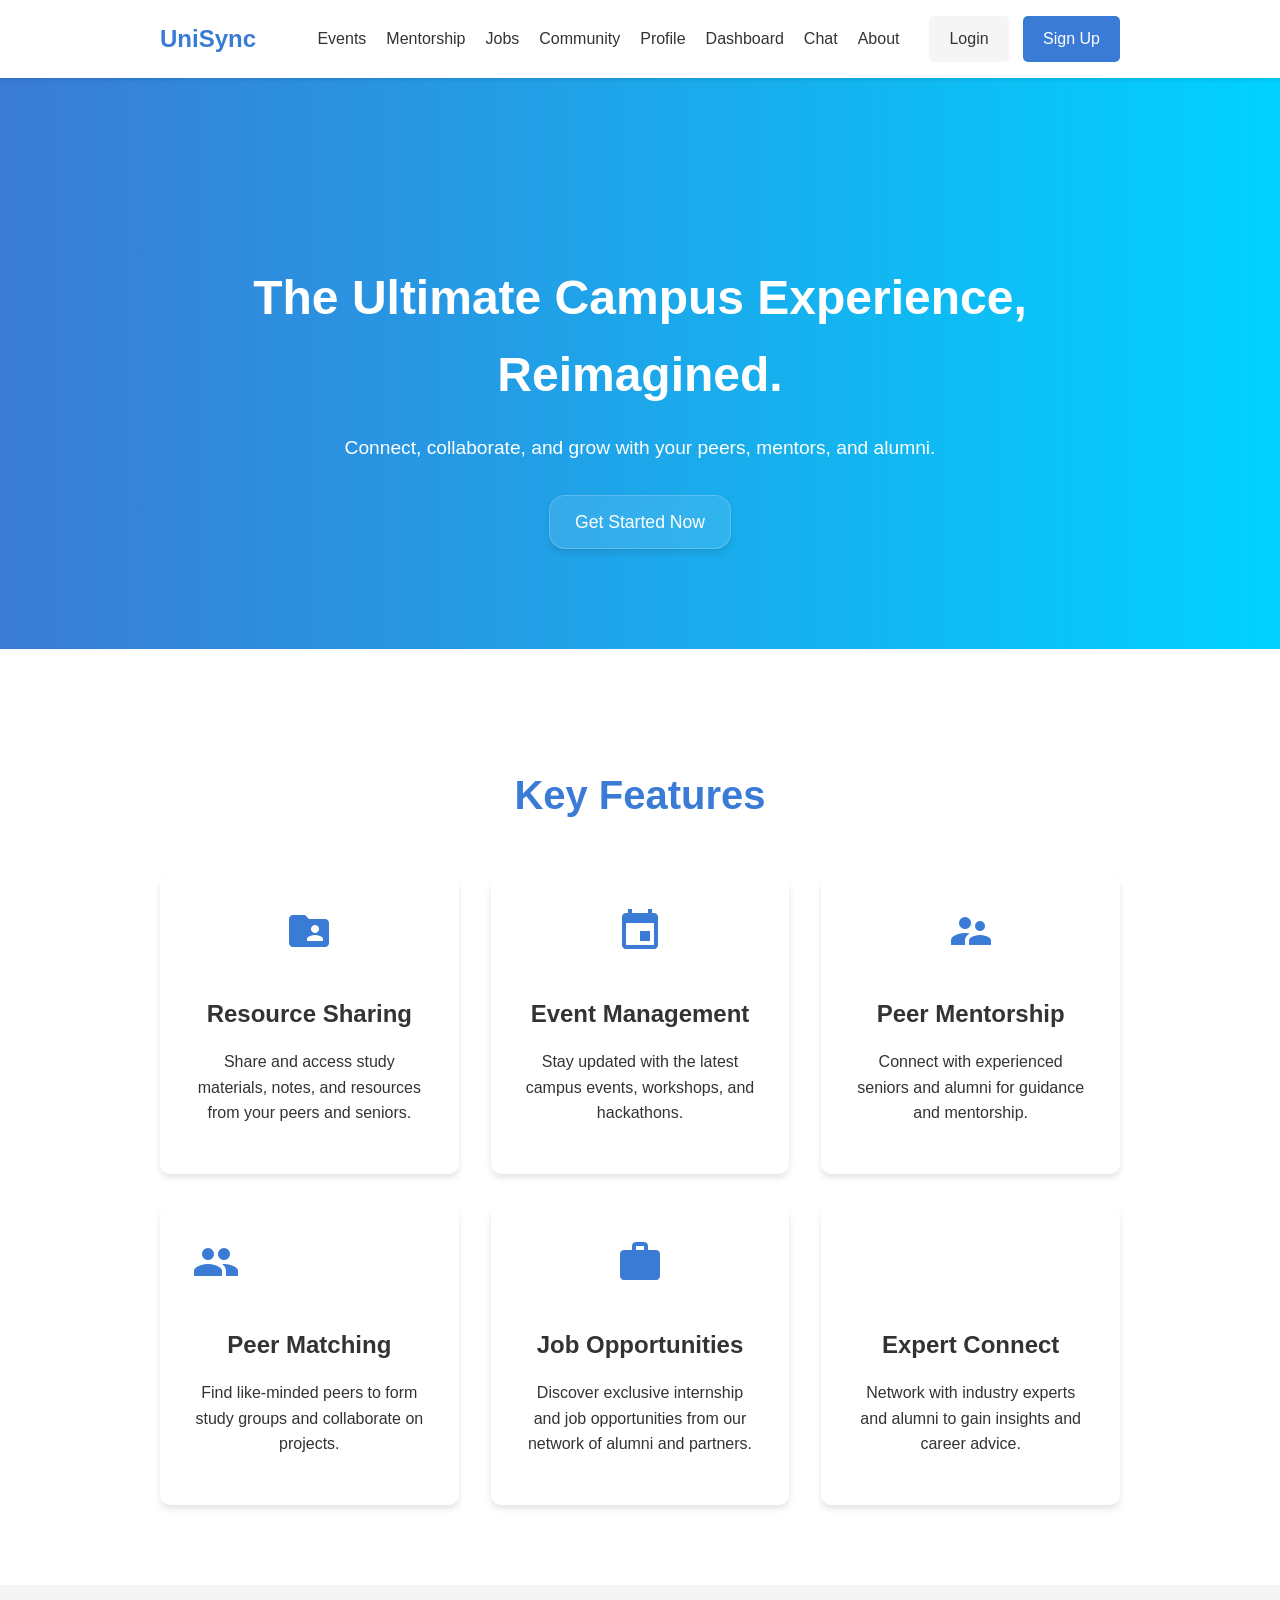
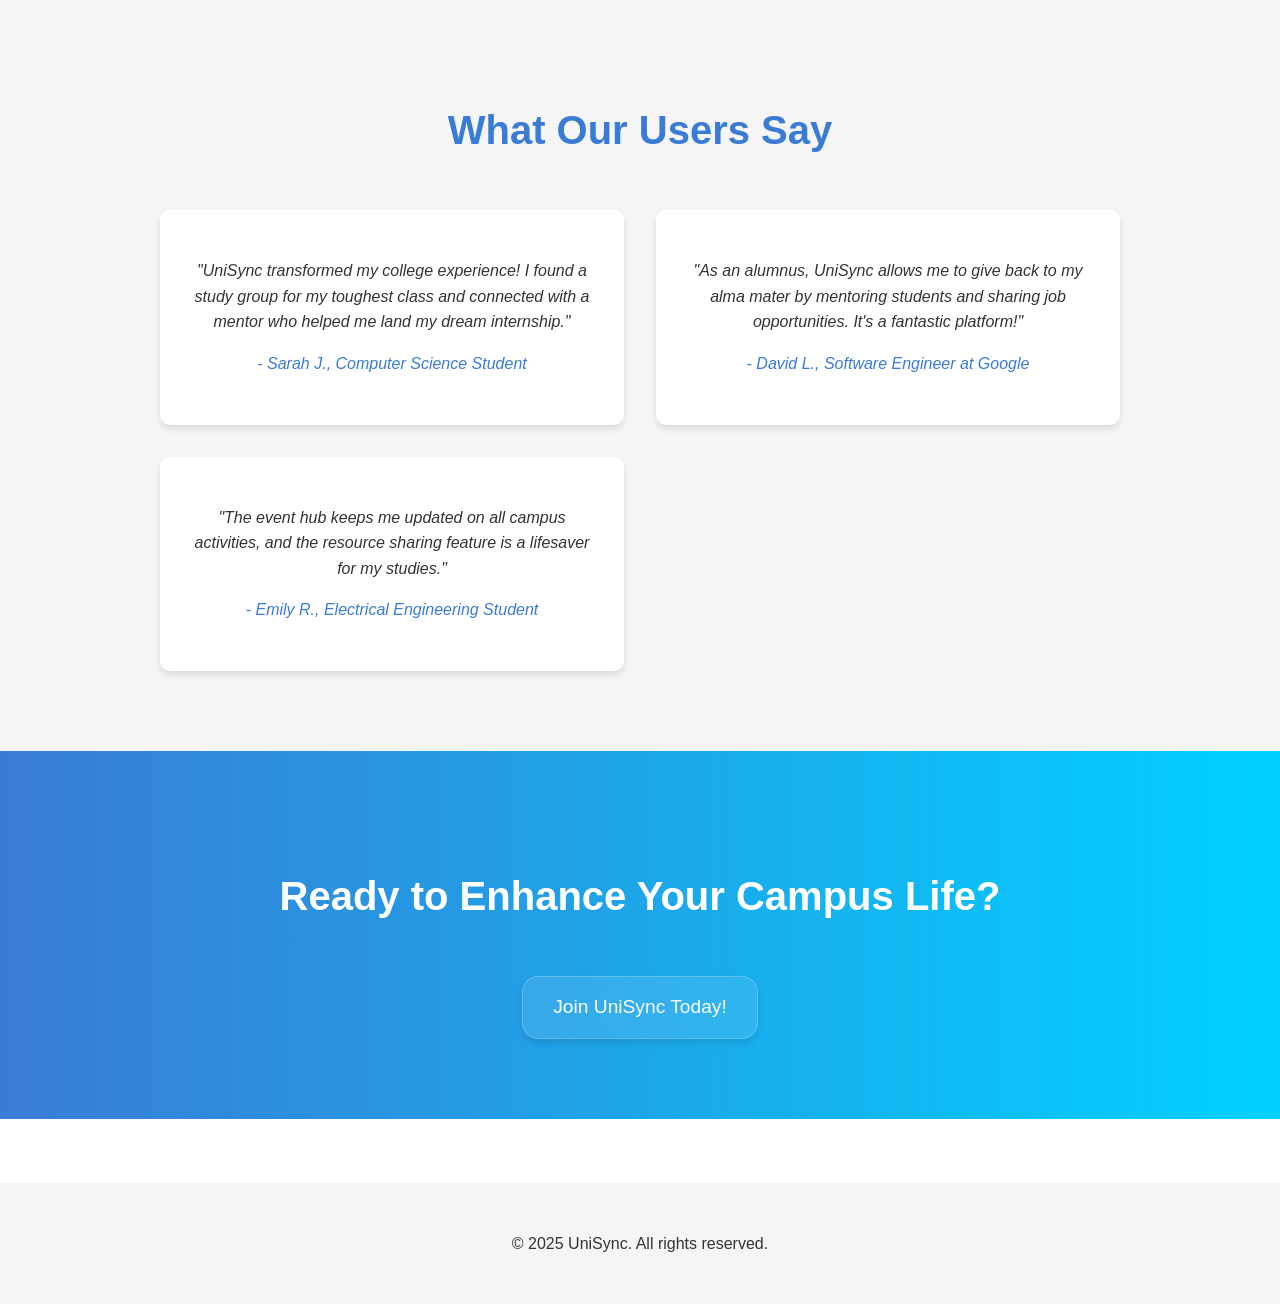
<file: index.html>
<!DOCTYPE html>
<html lang="en">
<head>
    <meta charset="UTF-8">
    <meta name="viewport" content="width=device-width, initial-scale=1.0">
    <meta name="description" content="UniSync: Enhancing Student Experience - Connect, collaborate, and grow with your peers, mentors, and alumni.">
    <meta name="keywords" content="UniSync, student, mentor, collaboration, academic, resources, events, jobs, community, university, college">
    <title>UniSync - Your Campus Companion</title>
    <link rel="stylesheet" href="assets/css/style.css">
    <link href="https://fonts.googleapis.com/icon?family=Material+Icons" rel="stylesheet">
</head>
<body>
    <header>
        <nav>
            <div class="container">
                <a href="index.html" class="logo">UniSync</a>
                <div class="nav-right">
                    <div class="hamburger-menu">
                        <div class="line"></div>
                        <div class="line"></div>
                        <div class="line"></div>
                    </div>
                    <ul class="nav-links">
                        <li><a href="events.html">Events</a></li>
                        <li><a href="mentorship.html">Mentorship</a></li>
                        <li><a href="jobs.html">Jobs</a></li>
                        <li><a href="community.html">Community</a></li>
                        <li><a href="profile.html">Profile</a></li>
                        <li><a href="dashboard.html">Dashboard</a></li>
                        <li><a href="chat.html">Chat</a></li>
                        <li><a href="about.html">About</a></li>
                    </ul>
                    <div class="auth-buttons">
                        <a href="login.html" class="btn btn-secondary">Login</a>
                        <a href="signup.html" class="btn btn-primary">Sign Up</a>
                    </div>
                </div>
            </div>
        </nav>
    </header>

    <main>
        <section id="hero">
            <div class="container">
                <h1>The Ultimate Campus Experience, Reimagined.</h1>
                <p>Connect, collaborate, and grow with your peers, mentors, and alumni.</p>
                <a href="signup.html" class="btn btn-primary btn-hero glass-box">Get Started Now</a>
            </div>
        </section>

        <section id="features">
            <div class="container">
                <h2 class="section-title">Key Features</h2>
                <div class="features-grid">
                    <div class="feature-card">
                        <i class="material-icons">folder_shared</i>
                        <h3>Resource Sharing</h3>
                        <p>Share and access study materials, notes, and resources from your peers and seniors.</p>
                    </div>
                    <div class="feature-card">
                        <i class="material-icons">event</i>
                        <h3>Event Management</h3>
                        <p>Stay updated with the latest campus events, workshops, and hackathons.</p>
                    </div>
                    <div class="feature-card">
                        <i class="material-icons">supervisor_account</i>
                        <h3>Peer Mentorship</h3>
                        <p>Connect with experienced seniors and alumni for guidance and mentorship.</p>
                    </div>
                    <div class="feature-card">
                        <i class="material-icons">people_alt</i>
                        <h3>Peer Matching</h3>
                        <p>Find like-minded peers to form study groups and collaborate on projects.</p>
                    </div>
                    <div class="feature-card">
                        <i class="material-icons">work</i>
                        <h3>Job Opportunities</h3>
                        <p>Discover exclusive internship and job opportunities from our network of alumni and partners.</p>
                    </div>
                    <div class="feature-card">
                        <i class="material-icons">connect_without_contact</i>
                        <h3>Expert Connect</h3>
                        <p>Network with industry experts and alumni to gain insights and career advice.</p>
                    </div>
                </div>
            </div>
        </section>

        <section id="testimonials">
            <div class="container">
                <h2 class="section-title">What Our Users Say</h2>
                <div class="testimonial-grid">
                    <div class="testimonial-card">
                        <p>"UniSync transformed my college experience! I found a study group for my toughest class and connected with a mentor who helped me land my dream internship."</p>
                        <p class="testimonial-author">- Sarah J., Computer Science Student</p>
                    </div>
                    <div class="testimonial-card">
                        <p>"As an alumnus, UniSync allows me to give back to my alma mater by mentoring students and sharing job opportunities. It's a fantastic platform!"</p>
                        <p class="testimonial-author">- David L., Software Engineer at Google</p>
                    </div>
                    <div class="testimonial-card">
                        <p>"The event hub keeps me updated on all campus activities, and the resource sharing feature is a lifesaver for my studies."</p>
                        <p class="testimonial-author">- Emily R., Electrical Engineering Student</p>
                    </div>
                </div>
            </div>
        </section>

        <section id="cta">
            <div class="container">
                <h2 class="section-title">Ready to Enhance Your Campus Life?</h2>
                <a href="signup.html" class="btn btn-primary btn-large glass-box">Join UniSync Today!</a>
            </div>
        </section>
    </main>

    <footer>
        <div class="container">
            <p>&copy; 2025 UniSync. All rights reserved.</p>
        </div>
    </footer>

    <script src="assets/js/app.js"></script>
</body>
</html>
</file>
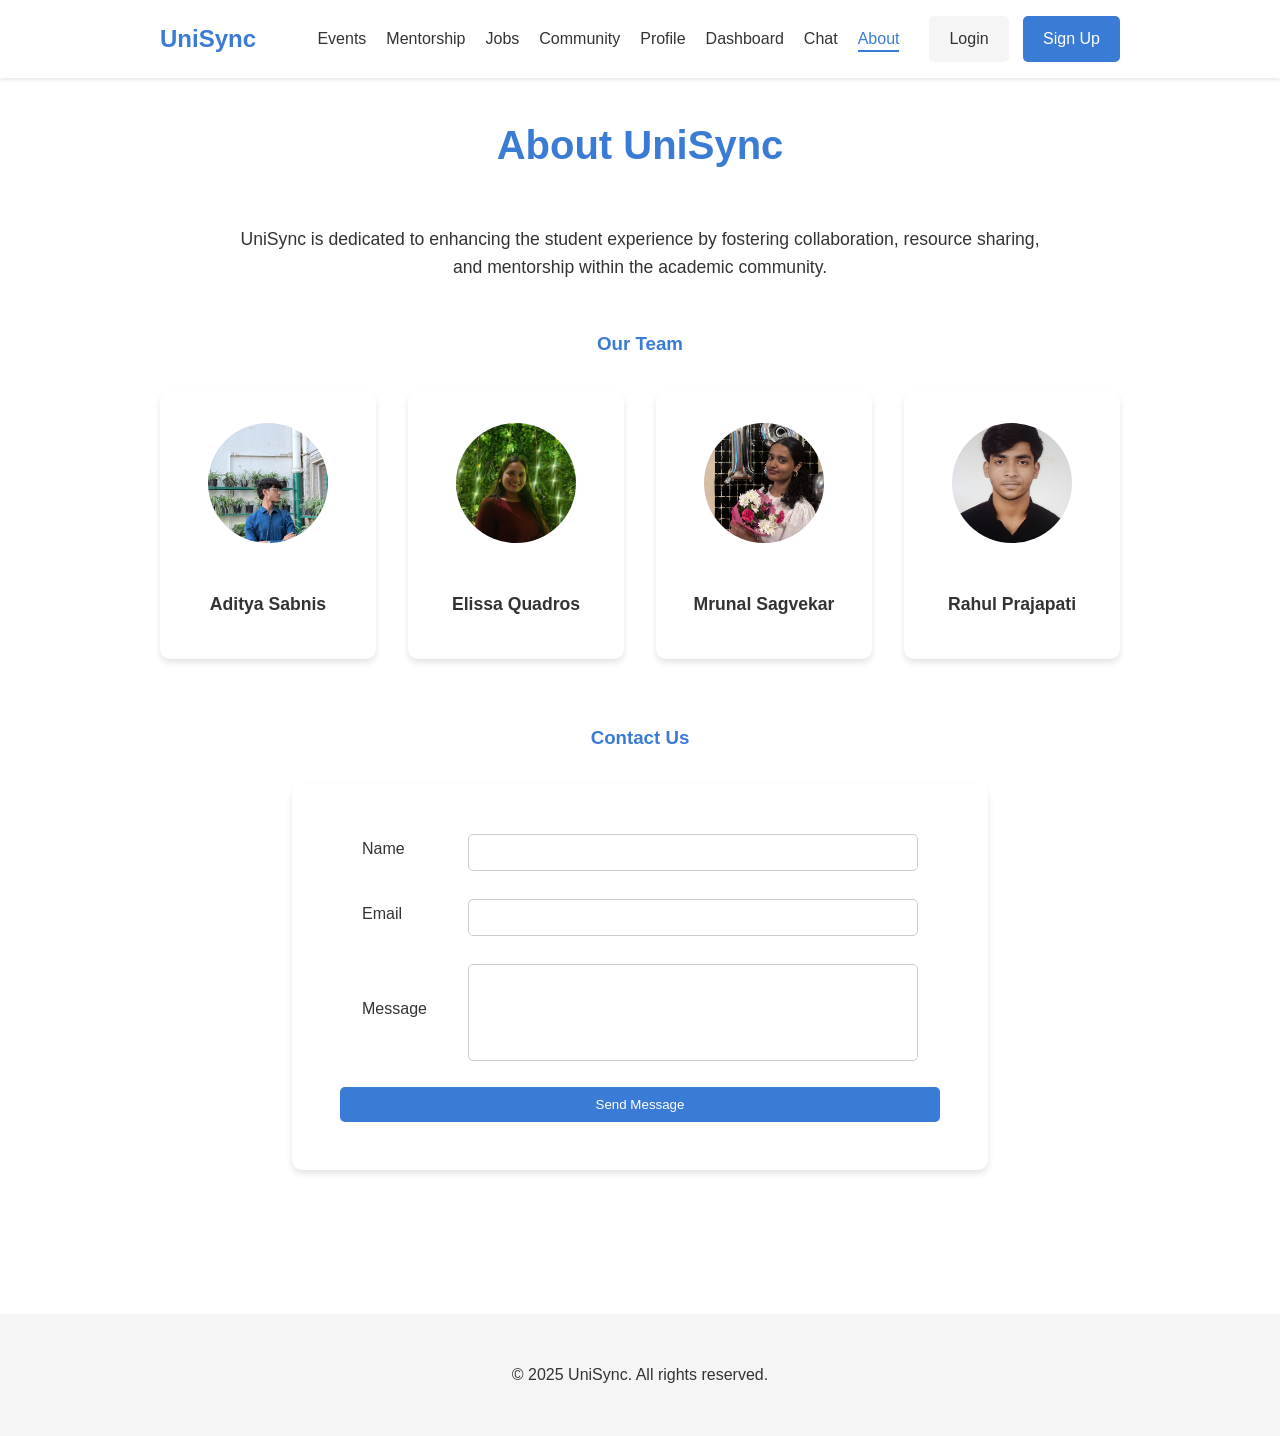
<file: about.html>
<!DOCTYPE html>
<html lang="en">
<head>
    <meta charset="UTF-8">
    <meta name="viewport" content="width=device-width, initial-scale=1.0">
    <meta name="description" content="Learn more about UniSync, our mission, and the team behind the platform. Contact us for any inquiries.">
    <meta name="keywords" content="UniSync, about us, team, contact, mission, vision, student, mentor">
    <title>About Us - UniSync</title>
    <link rel="stylesheet" href="assets/css/style.css">
    <link href="https://fonts.googleapis.com/icon?family=Material+Icons" rel="stylesheet">
</head>
<body>
    <header>
        <nav>
            <div class="container">
                <a href="index.html" class="logo">UniSync</a>
                <div class="nav-right">
                    <div class="hamburger-menu">
                        <div class="line"></div>
                        <div class="line"></div>
                        <div class="line"></div>
                    </div>
                    <ul class="nav-links">
                        <li><a href="events.html">Events</a></li>
                        <li><a href="mentorship.html">Mentorship</a></li>
                        <li><a href="jobs.html">Jobs</a></li>
                        <li><a href="community.html">Community</a></li>
                        <li><a href="profile.html">Profile</a></li>
                        <li><a href="dashboard.html">Dashboard</a></li>
                        <li><a href="chat.html">Chat</a></li>
                        <li><a href="about.html">About</a></li>
                    </ul>
                    <div class="auth-buttons">
                        <a href="login.html" class="btn btn-secondary">Login</a>
                        <a href="signup.html" class="btn btn-primary">Sign Up</a>
                    </div>
                </div>
            </div>
        </nav>
    </header>

    <main>
        <section id="about">
            <div class="container">
                <h2 class="section-title">About UniSync</h2>
                <p class="about-intro">UniSync is dedicated to enhancing the student experience by fostering collaboration, resource sharing, and mentorship within the academic community.</p>

                <div class="team-section">
                    <h3>Our Team</h3>
                    <div class="team-grid">
                        <div class="team-member-card">
                            <img src="assets/img/aditya2.jpg" alt="Aditya Sabnis">
                            <h4>Aditya Sabnis</h4>
                        </div>
                        <div class="team-member-card">
                            <img src="assets/img/elissa.jpg" alt="Elissa Quadros">
                            <h4>Elissa Quadros</h4>
                        </div>
                        <div class="team-member-card">
                            <img src="assets/img/mrunal2.jpg" alt="Mrunal Sagvekar">
                            <h4>Mrunal Sagvekar</h4>
                        </div>
                        <div class="team-member-card">
                            <img src="assets/img/rahul.jpg" alt="Rahul Prajapati">
                            <h4>Rahul Prajapati</h4>
                        </div>
                    </div>
                </div>

                <div class="contact-section">
                    <h3>Contact Us</h3>
                    <form class="contact-form">
                        <div class="input-group">
                            <label for="contact-name">Name</label>
                            <input type="text" id="contact-name" name="contact-name" required>
                        </div>
                        <div class="input-group">
                            <label for="contact-email">Email</label>
                            <input type="email" id="contact-email" name="contact-email" required>
                        </div>
                        <div class="input-group">
                            <label for="contact-message">Message</label>
                            <textarea id="contact-message" name="contact-message" rows="5" required></textarea>
                        </div>
                        <button type="submit" class="btn btn-primary">Send Message</button>
                    </form>
                </div>
            </div>
        </section>
    </main>

    <footer>
        <div class="container">
            <p>&copy; 2025 UniSync. All rights reserved.</p>
        </div>
    </footer>

    <script src="assets/js/app.js"></script>
    <script> 
        const contactForm = document.querySelector('.contact-form');

    if (contactForm) {
        // Add a submit event listener to the form
        contactForm.addEventListener('submit', (event) => {
            // Prevent the default form submission (which reloads the page)
            event.preventDefault();

            // Get form data (optional, but good practice)
            const name = document.getElementById('contact-name').value;
            const email = document.getElementById('contact-email').value;
            const message = document.getElementById('contact-message').value;

            // Log the data to the console to show it's working
            console.log('Form submitted!');
            console.log('Name:', name);
            console.log('Email:', email);
            console.log('Message:', message);

            // --- Mock Sending Message ---
            // In a real app, you would send this data to a server here.
            
            // Get the submit button
            const submitButton = contactForm.querySelector('button[type="submit"]');
            
            // Disable the button and show a "sending" message
            submitButton.disabled = true;
            submitButton.textContent = 'Sending...';

            // Simulate a network request (e.g., 2 seconds)
            setTimeout(() => {
                // Show a success message
                submitButton.textContent = 'Message Sent!';
                submitButton.style.backgroundColor = '#28a745'; // Green color

                // Reset the form fields
                contactForm.reset();

                // Re-enable the button and restore original text after a delay
                setTimeout(() => {
                    submitButton.disabled = false;
                    submitButton.textContent = 'Send Message';
                    submitButton.style.backgroundColor = ''; // Revert to original color
                }, 3000); // Wait 3 seconds before resetting the button

            }, 2000); // Simulate 2-second send time
        });
    }

    </script>
</body>
</html>
</file>
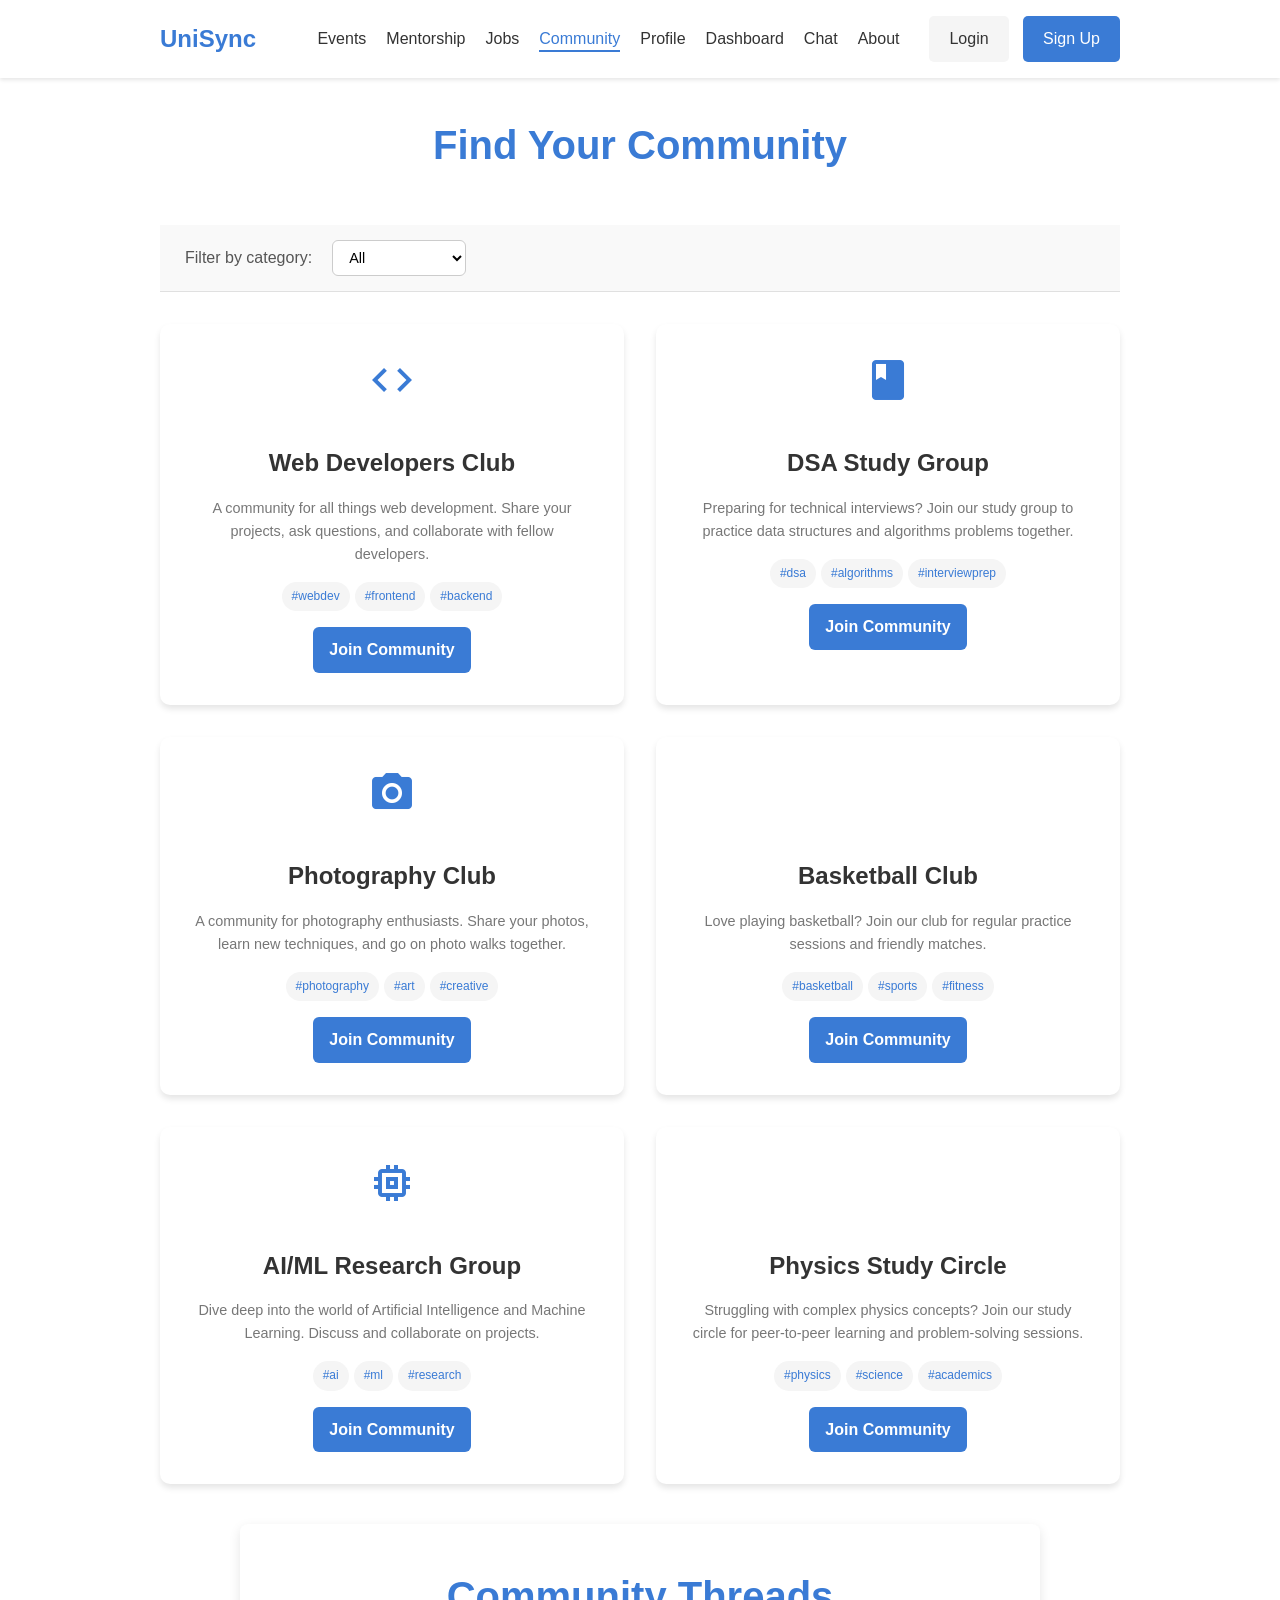
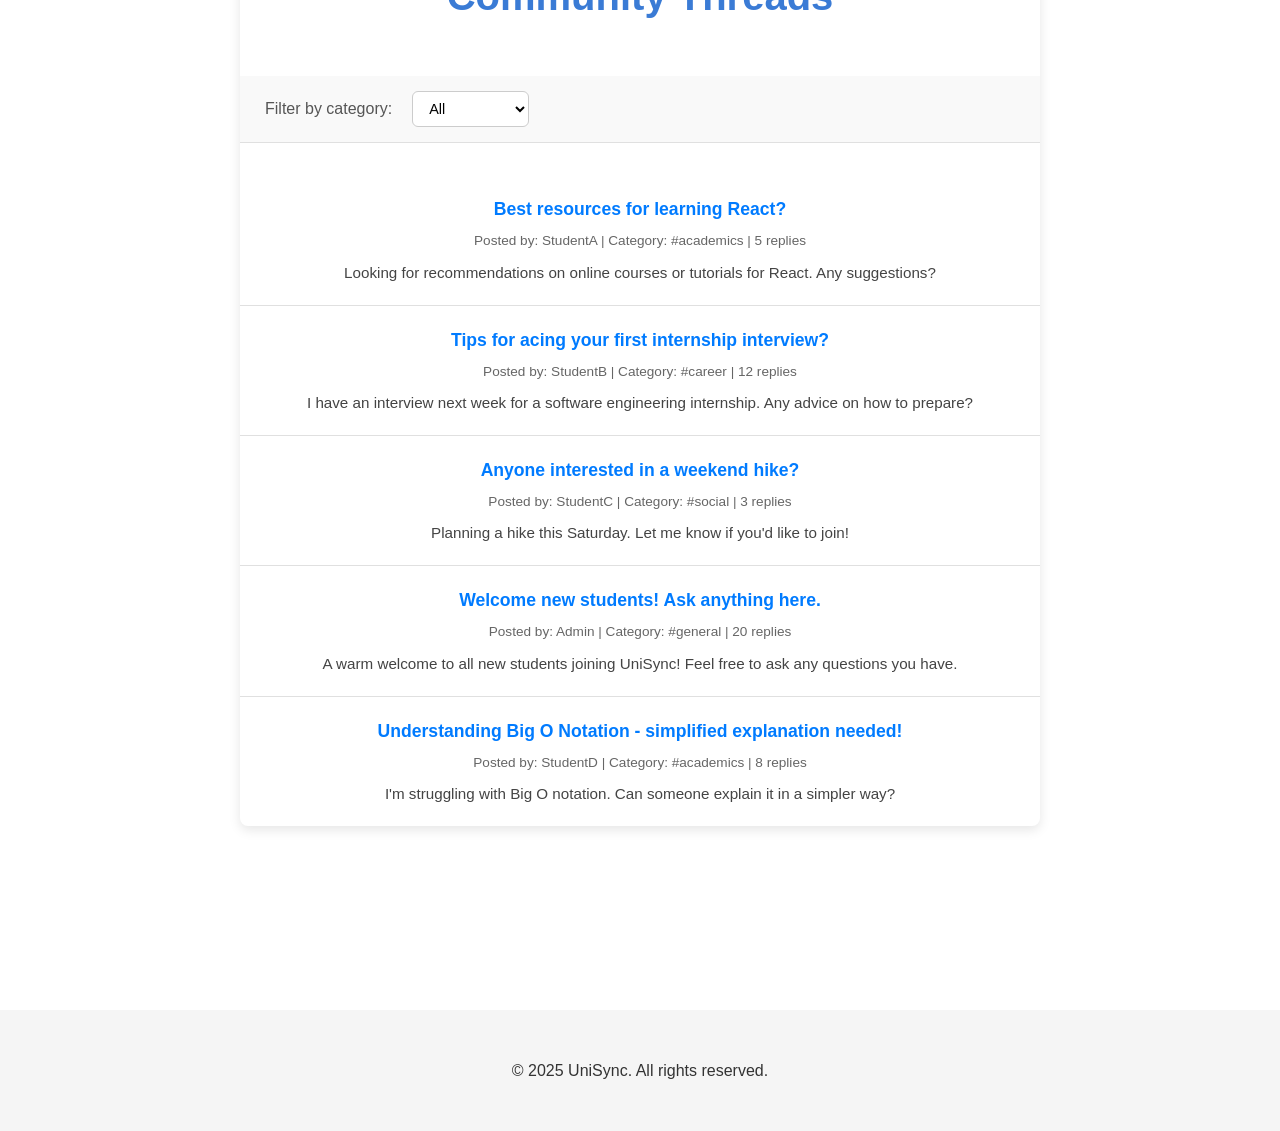
<file: community.html>
<!DOCTYPE html>
<html lang="en">
<head>
    <meta charset="UTF-8">
    <meta name="viewport" content="width=device-width, initial-scale=1.0">
    <meta name="description" content="UniSync Community: Find and join communities and study groups based on your interests.">
    <meta name="keywords" content="UniSync, community, study groups, tech, hobbies, sports, academics, threads, forum">
    <title>Community - UniSync</title>
    <link rel="stylesheet" href="assets/css/style.css">
    <link href="https://fonts.googleapis.com/icon?family=Material+Icons" rel="stylesheet">
</head>
<body>
    <header>
        <nav>
            <div class="container">
                <a href="index.html" class="logo">UniSync</a>
                <div class="nav-right">
                    <div class="hamburger-menu">
                        <div class="line"></div>
                        <div class="line"></div>
                        <div class="line"></div>
                    </div>
                    <ul class="nav-links">
                        <li><a href="events.html">Events</a></li>
                        <li><a href="mentorship.html">Mentorship</a></li>
                        <li><a href="jobs.html">Jobs</a></li>
                        <li><a href="community.html">Community</a></li>
                        <li><a href="profile.html">Profile</a></li>
                        <li><a href="dashboard.html">Dashboard</a></li>
                        <li><a href="chat.html">Chat</a></li>
                        <li><a href="about.html">About</a></li>
                    </ul>
                    <div class="auth-buttons">
                        <a href="login.html" class="btn btn-secondary">Login</a>
                        <a href="signup.html" class="btn btn-primary">Sign Up</a>
                    </div>
                </div>
            </div>
        </nav>
    </header>

    <main>
        <section id="community">
            <div class="container">
                <h2 class="section-title">Find Your Community</h2>

                <div class="filter-bar">
                    <label for="community-category">Filter by category:</label>
                    <select id="community-category" name="community-category">
                        <option value="all">All</option>
                        <option value="tech">Tech</option>
                        <option value="study">Study Groups</option>
                        <option value="hobbies">Hobbies</option>
                        <option value="sports">Sports</option>
                    </select>
                </div>

                <div class="community-grid">
                    <div class="community-card" data-category="tech">
                        <div class="community-icon">
                            <i class="material-icons">code</i>
                        </div>
                        <div class="community-details">
                            <h3>Web Developers Club</h3>
                            <p>A community for all things web development. Share your projects, ask questions, and collaborate with fellow developers.</p>
                            <div class="community-tags">
                                <span>#webdev</span>
                                <span>#frontend</span>
                                <span>#backend</span>
                            </div>
                            <a href="#" class="btn btn-primary">Join Community</a>
                        </div>
                    </div>

                    <div class="community-card" data-category="study">
                        <div class="community-icon">
                            <i class="material-icons">book</i>
                        </div>
                        <div class="community-details">
                            <h3>DSA Study Group</h3>
                            <p>Preparing for technical interviews? Join our study group to practice data structures and algorithms problems together.</p>
                            <div class="community-tags">
                                <span>#dsa</span>
                                <span>#algorithms</span>
                                <span>#interviewprep</span>
                            </div>
                            <a href="#" class="btn btn-primary">Join Community</a>
                        </div>
                    </div>

                    <div class="community-card" data-category="hobbies">
                        <div class="community-icon">
                            <i class="material-icons">camera_alt</i>
                        </div>
                        <div class="community-details">
                            <h3>Photography Club</h3>
                            <p>A community for photography enthusiasts. Share your photos, learn new techniques, and go on photo walks together.</p>
                            <div class="community-tags">
                                <span>#photography</span>
                                <span>#art</span>
                                <span>#creative</span>
                            </div>
                            <a href="#" class="btn btn-primary">Join Community</a>
                        </div>
                    </div>

                    <div class="community-card" data-category="sports">
                        <div class="community-icon">
                            <i class="material-icons">sports_basketball</i>
                        </div>
                        <div class="community-details">
                            <h3>Basketball Club</h3>
                            <p>Love playing basketball? Join our club for regular practice sessions and friendly matches.</p>
                            <div class="community-tags">
                                <span>#basketball</span>
                                <span>#sports</span>
                                <span>#fitness</span>
                            </div>
                            <a href="#" class="btn btn-primary">Join Community</a>
                        </div>
                    </div>

                    <div class="community-card" data-category="tech">
                        <div class="community-icon">
                            <i class="material-icons">memory</i>
                        </div>
                        <div class="community-details">
                            <h3>AI/ML Research Group</h3>
                            <p>Dive deep into the world of Artificial Intelligence and Machine Learning. Discuss and collaborate on projects.</p>
                            <div class="community-tags">
                                <span>#ai</span>
                                <span>#ml</span>
                                <span>#research</span>
                            </div>
                            <a href="#" class="btn btn-primary">Join Community</a>
                        </div>
                    </div>

                    <div class="community-card" data-category="study">
                        <div class="community-icon">
                            <i class="material-icons">science</i>
                        </div>
                        <div class="community-details">
                            <h3>Physics Study Circle</h3>
                            <p>Struggling with complex physics concepts? Join our study circle for peer-to-peer learning and problem-solving sessions.</p>
                            <div class="community-tags">
                                <span>#physics</span>
                                <span>#science</span>
                                <span>#academics</span>
                            </div>
                            <a href="#" class="btn btn-primary">Join Community</a>
                        </div>
                    </div>
                </div>

                 <div class="community-threads">
                    <h3 class="section-title">Community Threads</h3>
                    <div class="filter-bar">
                        <label for="thread-category">Filter by category:</label>
                        <select id="thread-category" name="thread-category">
                        <option value="all">All</option>
                        <option value="general">General</option>
                        <option value="academics">Academics</option>
                        <option value="career">Career</option>
                        <option value="social">Social</option>
                        </select>
                    </div>

                    <div class="thread-list">
                        <div class="thread-item" data-thread-category="academics">
                            <h4>Best resources for learning React?</h4>
                            <p class="thread-meta">Posted by: StudentA | Category: #academics | 5 replies</p>
                            <p class="thread-preview">Looking for recommendations on online courses or tutorials for React. Any suggestions?</p>
                        </div>
                        <div class="thread-item" data-thread-category="career">
                            <h4>Tips for acing your first internship interview?</h4>
                            <p class="thread-meta">Posted by: StudentB | Category: #career | 12 replies</p>
                            <p class="thread-preview">I have an interview next week for a software engineering internship. Any advice on how to prepare?</p>
                        </div>
                        <div class="thread-item" data-thread-category="social">
                            <h4>Anyone interested in a weekend hike?</h4>
                            <p class="thread-meta">Posted by: StudentC | Category: #social | 3 replies</p>
                            <p class="thread-preview">Planning a hike this Saturday. Let me know if you'd like to join!</p>
                        </div>
                        <div class="thread-item" data-thread-category="general">
                        <h4>Welcome new students! Ask anything here.</h4>
                        <p class="thread-meta">Posted by: Admin | Category: #general | 20 replies</p>
                        <p class="thread-preview">A warm welcome to all new students joining UniSync! Feel free to ask any questions you have.</p>
                        </div>
                        <div class="thread-item" data-thread-category="academics">
                            <h4>Understanding Big O Notation - simplified explanation needed!</h4>
                            <p class="thread-meta">Posted by: StudentD | Category: #academics | 8 replies</p>
                            <p class="thread-preview">I'm struggling with Big O notation. Can someone explain it in a simpler way?</p>
                        </div>
                    </div>
                </div>
            </div>
        </section>
    </main>

    <footer>
        <div class="container">
            <p>&copy; 2025 UniSync. All rights reserved.</p>
        </div>
    </footer>

    <script src="assets/js/app.js"></script>
    <script>
        const communityCategoryFilter = document.getElementById('community-category');
        const communityCards = document.querySelectorAll('.community-card');

        communityCategoryFilter.addEventListener('change', () => {
            const selectedCategory = communityCategoryFilter.value;

            communityCards.forEach(card => {
                const category = card.getAttribute('data-category');
                if (selectedCategory === 'all' || selectedCategory === category) {
                    card.style.display = ''; 
                } else {
                    card.style.display = 'none';
                }
            });
        });

        const threadCategoryFilter = document.getElementById('thread-category');
        const threadItems = document.querySelectorAll('.thread-item');

        threadCategoryFilter.addEventListener('change', () => {
        const selectedCategory = threadCategoryFilter.value;

        threadItems.forEach(item => {
        const category = item.getAttribute('data-thread-category');

        if (selectedCategory === 'all' || selectedCategory === category) {
            item.classList.remove('filter-hidden'); // SHOW the item
        } else {
            item.classList.add('filter-hidden');    // HIDE the item
        }
        });
    });
    </script>
</body>
</html>
</file>
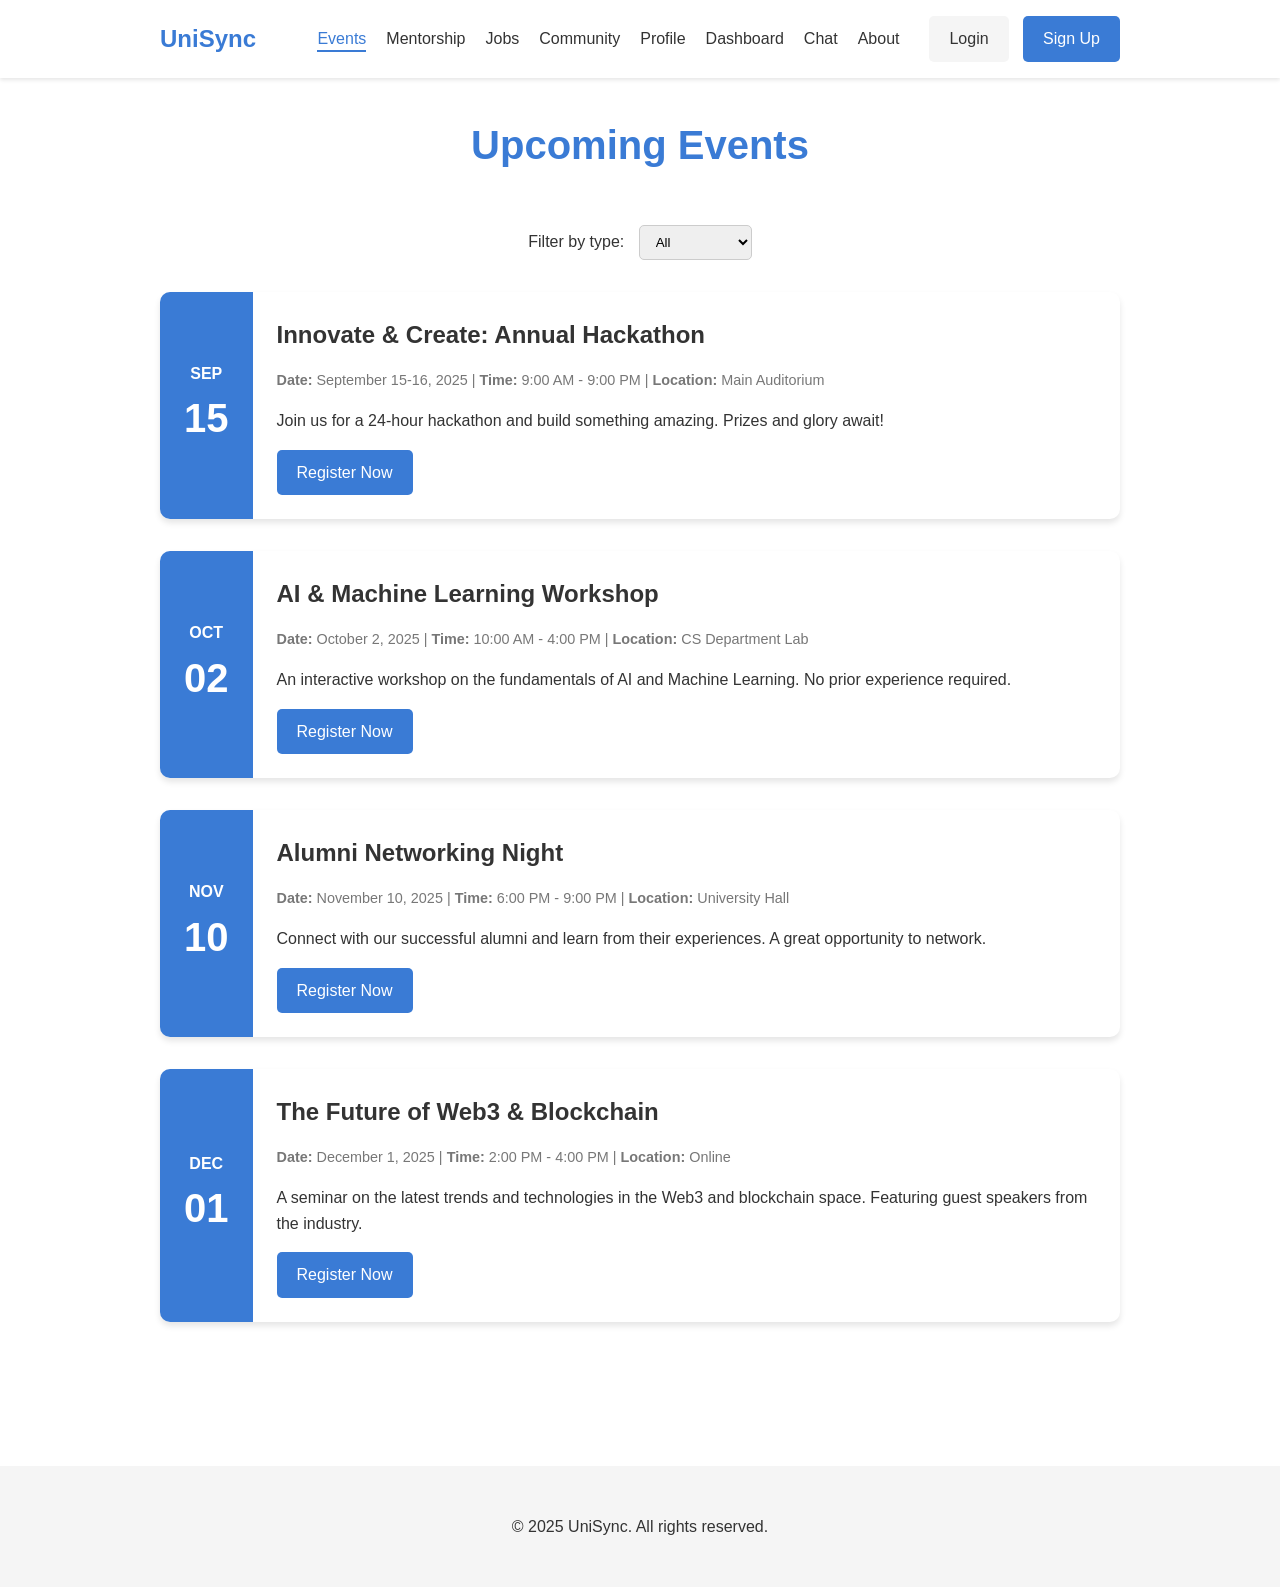
<file: events.html>
<!DOCTYPE html>
<html lang="en">
<head>
    <meta charset="UTF-8">
    <meta name="viewport" content="width=device-width, initial-scale=1.0">
    <meta name="description" content="UniSync Events: Stay updated with the latest campus events, workshops, and hackathons.">
    <meta name="keywords" content="UniSync, events, workshops, hackathons, seminars, networking, campus activities">
    <title>Events - UniSync</title>
    <link rel="stylesheet" href="assets/css/style.css">
    <link href="https://fonts.googleapis.com/icon?family=Material+Icons" rel="stylesheet">
</head>
<body>
    <header>
        <nav>
            <div class="container">
                <a href="index.html" class="logo">UniSync</a>
                <div class="nav-right">
                    <div class="hamburger-menu">
                        <div class="line"></div>
                        <div class="line"></div>
                        <div class="line"></div>
                    </div>
                    <ul class="nav-links">
                        <li><a href="events.html">Events</a></li>
                        <li><a href="mentorship.html">Mentorship</a></li>
                        <li><a href="jobs.html">Jobs</a></li>
                        <li><a href="community.html">Community</a></li>
                        <li><a href="profile.html">Profile</a></li>
                        <li><a href="dashboard.html">Dashboard</a></li>
                        <li><a href="chat.html">Chat</a></li>
                        <li><a href="about.html">About</a></li>
                    </ul>
                    <div class="auth-buttons">
                        <a href="login.html" class="btn btn-secondary">Login</a>
                        <a href="signup.html" class="btn btn-primary">Sign Up</a>
                    </div>
                </div>
            </div>
        </nav>
    </header>

    <main>
        <section id="events">
            <div class="container">
                <h2 class="section-title">Upcoming Events</h2>

                <div class="filter-bar">
                    <label for="event-type">Filter by type:</label>
                    <select id="event-type" name="event-type">
                        <option value="all">All</option>
                        <option value="workshop">Workshop</option>
                        <option value="hackathon">Hackathon</option>
                        <option value="seminar">Seminar</option>
                        <option value="networking">Networking</option>
                    </select>
                </div>

                <div class="events-grid">
                    <div class="event-card" data-event-type="hackathon">
                        <div class="event-date">
                            <span class="month">SEP</span>
                            <span class="day">15</span>
                        </div>
                        <div class="event-details">
                            <h3>Innovate & Create: Annual Hackathon</h3>
                            <p class="event-meta"><strong>Date:</strong> September 15-16, 2025 | <strong>Time:</strong> 9:00 AM - 9:00 PM | <strong>Location:</strong> Main Auditorium</p>
                            <p>Join us for a 24-hour hackathon and build something amazing. Prizes and glory await!</p>
                            <a href="#" class="btn btn-primary">Register Now</a>
                        </div>
                    </div>

                    <div class="event-card" data-event-type="workshop">
                        <div class="event-date">
                            <span class="month">OCT</span>
                            <span class="day">02</span>
                        </div>
                        <div class="event-details">
                            <h3>AI & Machine Learning Workshop</h3>
                            <p class="event-meta"><strong>Date:</strong> October 2, 2025 | <strong>Time:</strong> 10:00 AM - 4:00 PM | <strong>Location:</strong> CS Department Lab</p>
                            <p>An interactive workshop on the fundamentals of AI and Machine Learning. No prior experience required.</p>
                            <a href="#" class="btn btn-primary">Register Now</a>
                        </div>
                    </div>

                    <div class="event-card" data-event-type="networking">
                        <div class="event-date">
                            <span class="month">NOV</span>
                            <span class="day">10</span>
                        </div>
                        <div class="event-details">
                            <h3>Alumni Networking Night</h3>
                            <p class="event-meta"><strong>Date:</strong> November 10, 2025 | <strong>Time:</strong> 6:00 PM - 9:00 PM | <strong>Location:</strong> University Hall</p>
                            <p>Connect with our successful alumni and learn from their experiences. A great opportunity to network.</p>
                            <a href="#" class="btn btn-primary">Register Now</a>
                        </div>
                    </div>

                    <div class="event-card" data-event-type="seminar">
                        <div class="event-date">
                            <span class="month">DEC</span>
                            <span class="day">01</span>
                        </div>
                        <div class="event-details">
                            <h3>The Future of Web3 & Blockchain</h3>
                            <p class="event-meta"><strong>Date:</strong> December 1, 2025 | <strong>Time:</strong> 2:00 PM - 4:00 PM | <strong>Location:</strong> Online</p>
                            <p>A seminar on the latest trends and technologies in the Web3 and blockchain space. Featuring guest speakers from the industry.</p>
                            <a href="#" class="btn btn-primary">Register Now</a>
                        </div>
                    </div>
                </div>
            </div>
        </section>
    </main>

    <footer>
        <div class="container">
            <p>&copy; 2025 UniSync. All rights reserved.</p>
        </div>
    </footer>

    <script src="assets/js/app.js"></script>
    </body>
</html>
</file>
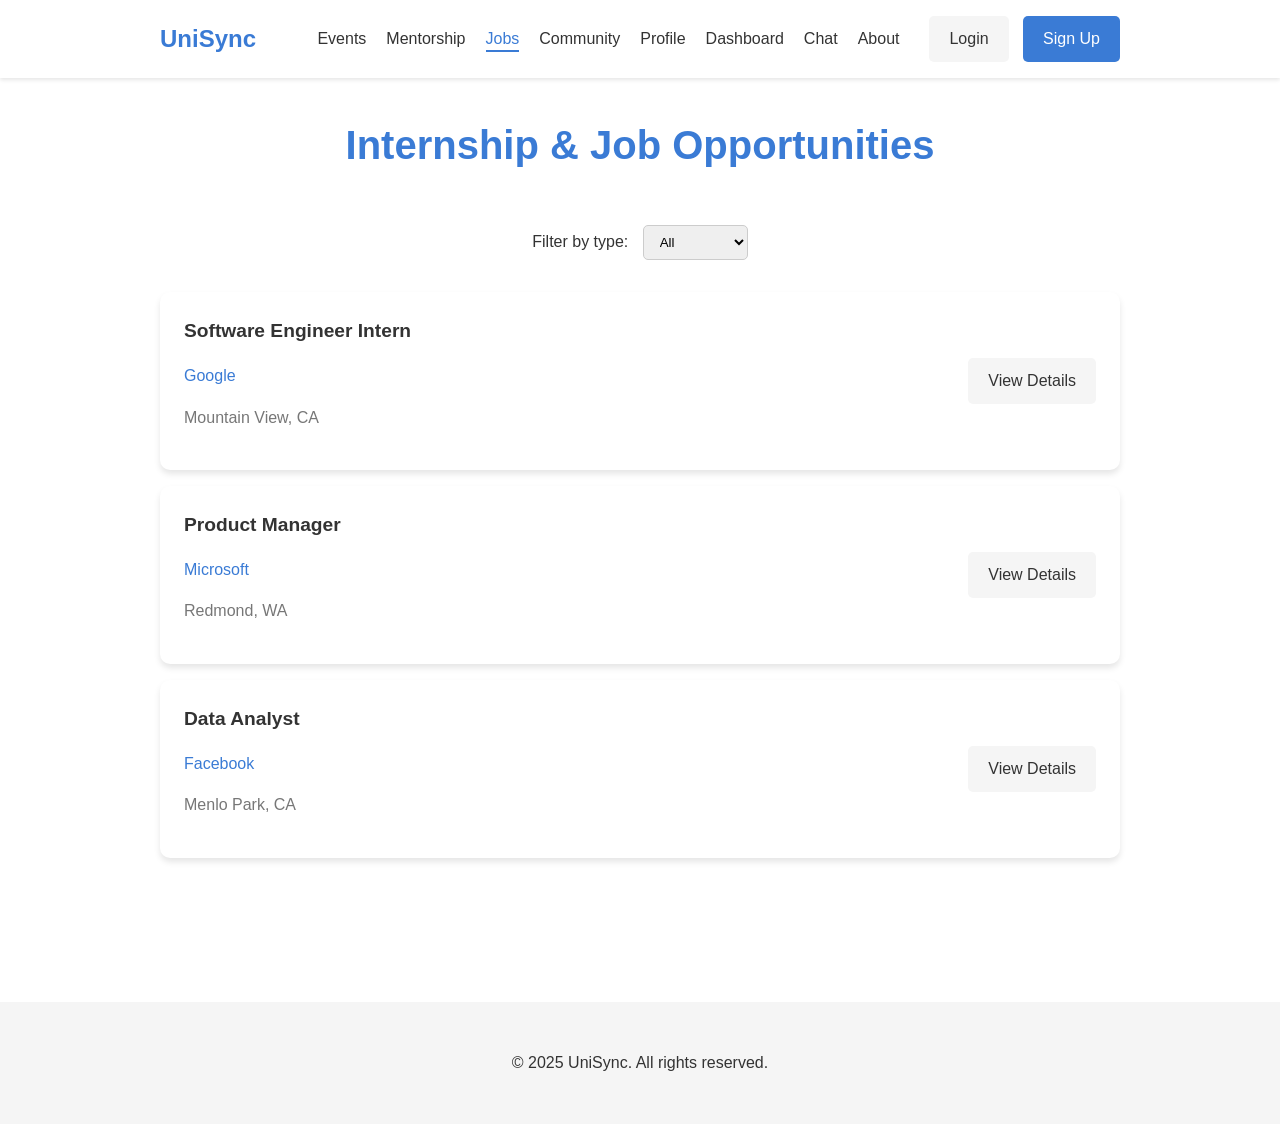
<file: jobs.html>
<!DOCTYPE html>
<html lang="en">
<head>
    <meta charset="UTF-8">
    <meta name="viewport" content="width=device-width, initial-scale=1.0">
    <meta name="description" content="UniSync Jobs: Discover exclusive internship and job opportunities from our network of alumni and partners.">
    <meta name="keywords" content="UniSync, jobs, internships, career, opportunities, students, alumni, industry">
    <title>Jobs - UniSync</title>
    <link rel="stylesheet" href="assets/css/style.css">
    <link href="https://fonts.googleapis.com/icon?family=Material+Icons" rel="stylesheet">
</head>
<body>
    <header>
        <nav>
            <div class="container">
                <a href="index.html" class="logo">UniSync</a>
                <div class="nav-right">
                    <div class="hamburger-menu">
                        <div class="line"></div>
                        <div class="line"></div>
                        <div class="line"></div>
                    </div>
                    <ul class="nav-links">
                        <li><a href="events.html">Events</a></li>
                        <li><a href="mentorship.html">Mentorship</a></li>
                        <li><a href="jobs.html">Jobs</a></li>
                        <li><a href="community.html">Community</a></li>
                        <li><a href="profile.html">Profile</a></li>
                        <li><a href="dashboard.html">Dashboard</a></li>
                        <li><a href="chat.html">Chat</a></li>
                        <li><a href="about.html">About</a></li>
                    </ul>
                    <div class="auth-buttons">
                        <a href="login.html" class="btn btn-secondary">Login</a>
                        <a href="signup.html" class="btn btn-primary">Sign Up</a>
                    </div>
                </div>
            </div>
        </nav>
    </header>

    <main>
        <section id="jobs">
            <div class="container">
                <h2 class="section-title">Internship & Job Opportunities</h2>

                <div class="filter-bar">
                    <label for="job-type">Filter by type:</label>
                    <select id="job-type" name="job-type">
                        <option value="all">All</option>
                        <option value="internship">Internship</option>
                        <option value="full-time">Full-time</option>
                        <option value="part-time">Part-time</option>
                    </select>
                </div>

                <div class="jobs-list">
                    <div class="job-item" data-job-type="internship">
                        <div class="job-info">
                            <h3>Software Engineer Intern</h3>
                            <p class="job-company">Google</p>
                            <p class="job-location">Mountain View, CA</p>
                        </div>
                        <div class="job-details-toggle">
                            <a href="#" class="btn btn-secondary">View Details</a>
                        </div>
                    </div>
                    <div class="job-description">
                        <h4>Job Description</h4>
                        <p>This is an internship position for a software engineer. You will be working on exciting projects and contributing to Google's products.</p>
                        <h4>Required Skills</h4>
                        <ul>
                            <li>Proficiency in Java, C++, or Python</li>
                            <li>Strong understanding of data structures and algorithms</li>
                            <li>Excellent problem-solving skills</li>
                        </ul>
                        <a href="#" class="btn btn-primary apply-btn">Apply Now</a>
                    </div>

                    <div class="job-item" data-job-type="full-time">
                        <div class="job-info">
                            <h3>Product Manager</h3>
                            <p class="job-company">Microsoft</p>
                            <p class="job-location">Redmond, WA</p>
                        </div>
                        <div class="job-details-toggle">
                            <a href="#" class="btn btn-secondary">View Details</a>
                        </div>
                    </div>
                    <div class="job-description">
                        <h4>Job Description</h4>
                        <p>As a Product Manager, you will be responsible for the product planning and execution throughout the Product Lifecycle.</p>
                        <h4>Required Skills</h4>
                        <ul>
                            <li>5+ years of experience in product management</li>
                            <li>Excellent communication and leadership skills</li>
                            <li>Strong technical background</li>
                        </ul>
                        <a href="#" class="btn btn-primary apply-btn">Apply Now</a>
                    </div>

                    <div class="job-item" data-job-type="part-time">
                        <div class="job-info">
                            <h3>Data Analyst</h3>
                            <p class="job-company">Facebook</p>
                            <p class="job-location">Menlo Park, CA</p>
                        </div>
                        <div class="job-details-toggle">
                            <a href="#" class="btn btn-secondary">View Details</a>
                        </div>
                    </div>
                    <div class="job-description">
                        <h4>Job Description</h4>
                        <p>We are looking for a Data Analyst to join our team. You will be responsible for analyzing large datasets and providing valuable insights.</p>
                        <h4>Required Skills</h4>
                        <ul>
                            <li>Proficiency in SQL and Python</li>
                            <li>Experience with data visualization tools like Tableau</li>
                            <li>Strong analytical and problem-solving skills</li>
                        </ul>
                        <a href="#" class="btn btn-primary apply-btn">Apply Now</a>
                    </div>
                </div>
            </div>
        </section>
    </main>

    <footer>
        <div class="container">
            <p>&copy; 2025 UniSync. All rights reserved.</p>
        </div>
    </footer>

    <script src="assets/js/app.js"></script>
    </body>
</html>
</file>
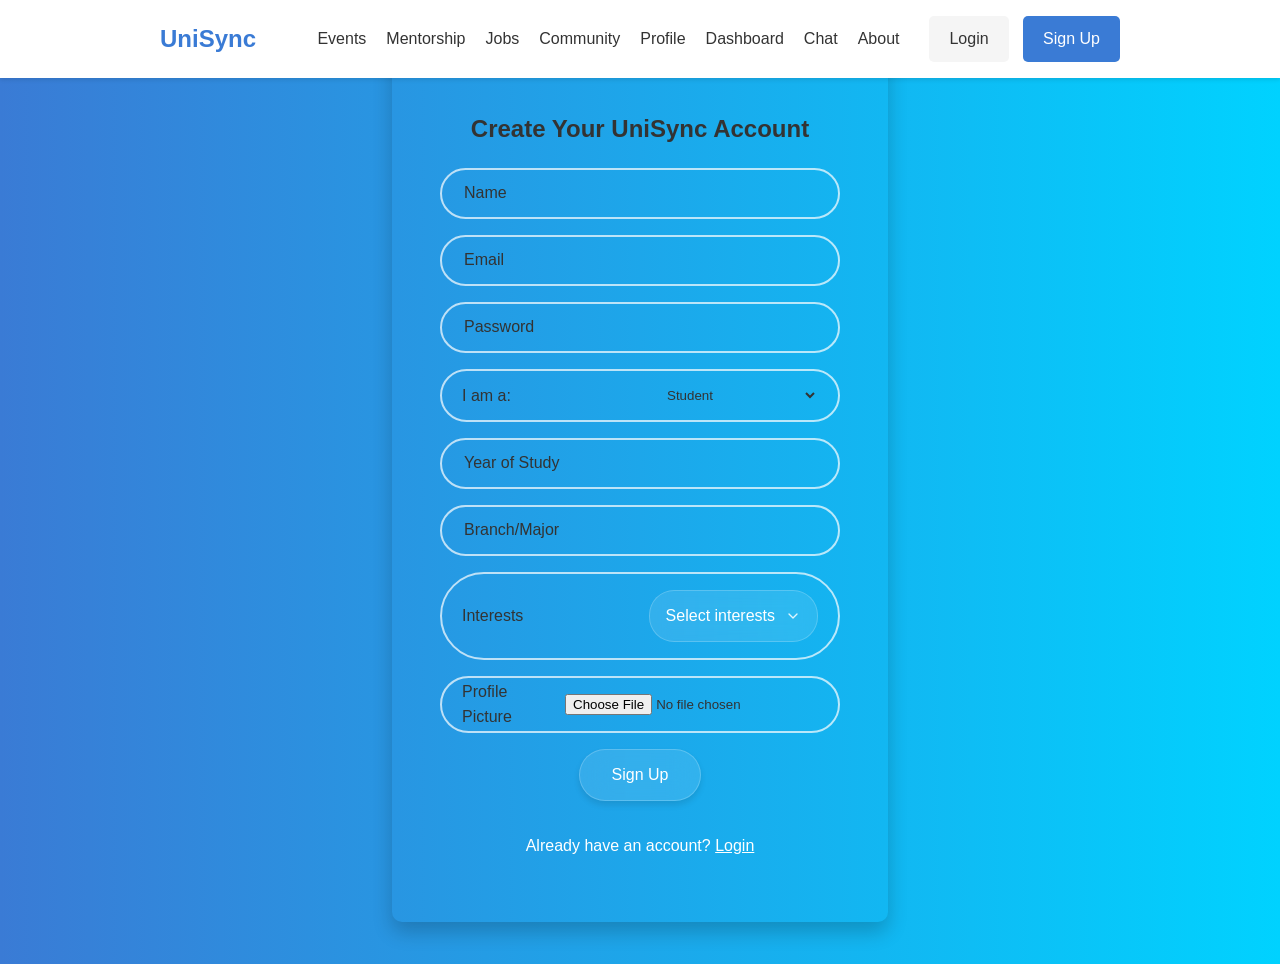
<file: signup.html>
<!DOCTYPE html>
<html lang="en">
<head>
    <meta charset="UTF-8">
    <meta name="viewport" content="width=device-width, initial-scale=1.0">
    <meta name="description" content="UniSync Sign Up: Create your account to connect with peers, mentors, and access resources.">
    <meta name="keywords" content="UniSync, sign up, register, student, mentor, alumni, account, platform">
    <title>Sign Up - UniSync</title>
    <link rel="stylesheet" href="assets/css/style.css">
    <style>

input:-webkit-autofill,
input:-webkit-autofill:hover,
input:-webkit-autofill:focus,
input:-webkit-autofill:active {
  -webkit-text-fill-color: white !important;
  box-shadow: 0 0 0 1000px rgba(255, 255, 255, 0.1) inset !important;
  font-family: -apple-system, BlinkMacSystemFont, 'Segoe UI', Roboto, Oxygen, Ubuntu, Cantarell, 'Open Sans', 'Helvetica Neue', sans-serif;;
}

input[type="text"] 
input[type="email"],
input[type="password"]
input[type="number"] 
input[type="select"]
input[type="file"] {
  background:none;  
  border: none;
  font-size: medium;
}
input::placeholder {
  color: rgba(255, 255, 255, 0.8);

}
        
        /* --- Custom Dropdown Styles --- */
        
        /* Styles the main container */
        .custom-dropdown {
          position: relative;
        }

        /* Styles the fake "input box" you click */
        .dropdown-selected {
          display: flex;
          justify-content: space-between;
          align-items: center;
          padding: 12px 16px; /* A bit more padding */
          border-radius: 25px; /* Fully rounded */
          
          /* Your Glassy Styles */
          background: rgba(255, 255, 255, 0.1);
          border: 1px solid rgba(255, 255, 255, 0.2);
          backdrop-filter: blur(10px);
          
          color: white;
          cursor: pointer;
          transition: border-color 0.2s;
        }
        
        .dropdown-selected:hover {
            border-color: rgba(255, 255, 255, 0.4);
        }

        /* Styles the text inside the box (e.g., "Select interests") */
        .dropdown-selected span {
          white-space: nowrap; /* Prevents "Select interests" from wrapping */
          overflow: hidden;
          text-overflow: ellipsis; /* Adds "..." if text is too long */
          padding-right: 10px;
        }

        /* Styles the dropdown list that appears */
        .dropdown-options {
          position: absolute;
          left: 0;
          right: 0;
          top: calc(100% + 8px); /* 8px space */
          width: 250px;
          
          /* Glassy list background */
          background: rgba(0, 0, 0, 0.4);
          backdrop-filter: blur(5px);
          
          border-radius: 10px;
          padding: 8px;
          border: 1px solid rgba(255, 255, 255, 0.1);
          max-height: 250px;
          overflow-y: auto;
          z-index: 100;
        }

        /* Styles the group labels (e.g., "Technical") */
        .opt-group-label {
          color: #000000; 
          font-size: 11px;
          text-transform: uppercase;
          font-weight: 600;
          padding: 10px 8px 2px 8px;
        }

        /* Styles each individual option */
        .opt {
          padding: 8px 12px;
          border-radius: 8px;
          color: #dff8ff;
          cursor: pointer;
          margin-top: 2px;
          font-size: 14px;
        }
        
        /* Style for hovering over an option */
        .opt:hover {
          background: rgba(255, 255, 255, 0.1);
        }

        /* Styles a *selected* option */
        .opt.selected {
          background: rgba(77, 208, 177, 0.2);
          border: 1px solid rgba(77, 208, 177, 0.3);
          font-weight: 600;
        }

</style>
</head>
<body>
    <header>
        <nav>
            <div class="container">
                <a href="index.html" class="logo">UniSync</a>
                <div class="nav-right">
                    <div class="hamburger-menu">
                        <div class="line"></div>
                        <div class="line"></div>
                        <div class="line"></div>
                    </div>
                    <ul class="nav-links">
                        <li><a href="events.html">Events</a></li>
                        <li><a href="mentorship.html">Mentorship</a></li>
                        <li><a href="jobs.html">Jobs</a></li>
                        <li><a href="community.html">Community</a></li>
                        <li><a href="profile.html">Profile</a></li>
                        <li><a href="dashboard.html">Dashboard</a></li>
                        <li><a href="chat.html">Chat</a></li>
                        <li><a href="about.html">About</a></li>
                    </ul>
                    <div class="auth-buttons">
                        <a href="login.html" class="btn btn-secondary">Login</a>
                        <a href="signup.html" class="btn btn-primary">Sign Up</a>
                    </div>
                </div>
            </div>
        </nav>
    </header>

    <div class="login-container">
        <div class="login-box">
            <h2>Create Your UniSync Account</h2>
            <form id="signup-form">
                <div class="input-group">
                    <input type="text" id="name" name="name" required placeholder="Name" class="input" autocomplete="off">
                </div>
                <div class="input-group">
                    <input type="email" id="email" name="email" required placeholder="Email" class="input" autocomplete="off">
                    <div id="email-feedback" class="feedback"></div>
                </div>
                <div class="input-group">
                    <input type="password" id="password" name="password" required placeholder="Password" class="input"autocomplete="off" >
                    <div id="password-feedback" class="feedback"></div>
                </div>
                <div class="input-group">
                    <label for="user-type">I am a:</label>
                    <select type="select" id="user-type" name="user-type" class="input" >
                        <option value="student" style="color: black;">Student</option>
                        <option value="alumni" style="color: black;">Alumni/Industry Expert</option>
                    </select>
                </div>

                <div id="student-fields">
                    <div class="input-group">
                        <input type="number" id="year" name="year" min="1" max="5" placeholder="Year of Study" class="input" autocomplete="off" >
                    </div>
                    <div class="input-group">
                        <input type="text" id="branch" name="branch" placeholder="Branch/Major" class="input" autocomplete="off" >
                    </div>
                </div>

                <div id="alumni-fields" style="display: none;">
                    <div class="input-group">
                        <input type="text" id="company" name="company" placeholder="Company" class="input" autocomplete="off" >
                    </div>
                    <div class="input-group">
                        <input type="text" id="role" name="role" placeholder="Role"placeholder="Role" class="input" autocomplete="off">
                    </div>
                </div>

                <div class="input-group">
        <label for="interests">Interests</label>
        <div id="custom-dropdown-container" class="custom-dropdown input">
        </div>
        <select type="select" id="interests" name="interests" multiple class="input" style="display: none;">
            <optgroup label="Technical">
                <option value="webdev">Web Development</option>
                <option value="appdev">App Development</option>
                <option value="ai-ml">AI/Machine Learning</option>
                <option value="data-science">Data Science</option>
                <option value="cybersecurity">Cybersecurity</option>
                <option value="blockchain">Blockchain</option>
                <option value="cloud-computing">Cloud Computing</option>
                <option value="robotics">Robotics</option>
                <option value="iot">Internet of Things (IoT)</option>
                <option value="competitive-programming">Competitive Programming</option>
            </optgroup>
            <optgroup label="Non-Technical">
                <option value="public-speaking">Public Speaking</option>
                <option value="entrepreneurship">Entrepreneurship</option>
                <option value="content-creation">Content Creation</option>
                <option value="marketing">Marketing</option>
                <option value="finance">Finance</option>
                <option value="design">UI/UX Design</option>
            </optgroup>
            <optgroup label="Hobbies & Fun">
                <option value="music">Music</option>
                <option value="sports">Sports</option>
                <option value="gaming">Gaming</option>
                <option value="photography">Photography</option>
                <option value="reading">Reading</option>
            </optgroup>
        </select>
    </div>

                <div class="input-group">
                    <label for="profile-pic">Profile Picture</label>
                    <input type="file" id="profile-pic" name="profile-pic" class="input">
                </div>

                <button type="submit" class="btn btn-primary glass-box">Sign Up</button>
            </form>
            <p class="signup-link">Already have an account? <a href="login.html" style="color: white;">Login</a></p>
        </div>
    </div>

    <div id="popup" class="popup">
        <div class="popup-content">
            <span class="close-btn">&times;</span>
            <p id="popup-message"></p>
        </div>
    </div>

    <script src="assets/js/app.js"></script>
    <script>
        document.addEventListener('DOMContentLoaded', () => {
            
            // --- 1. SETUP ---
            // Find the hidden <select> and the empty <div> container
            const realSelect = document.querySelector('select#interests');
            const container = document.querySelector('#custom-dropdown-container');

            // If it can't find them, stop the script
            if (!realSelect || !container) {
                console.error("Could not find select or container for custom dropdown.");
                return;
            }
            
            // --- 2. BUILD THE CUSTOM HTML ---
            
            // A. Create the "fake input box" (the toggle)
            const toggle = document.createElement('div');
            toggle.className = 'dropdown-selected';
            // Start with "Select interests" and add the arrow
            toggle.innerHTML = `<span id="selectedText">Select interests</span>
                                <svg width="16" height="16" viewBox="0 0 24 24" fill="none" style="flex-shrink:0; opacity:.85"><path d="M6 9l6 6 6-6" stroke="currentColor" stroke-width="2" stroke-linecap="round" stroke-linejoin="round"/></svg>`;
            
            // B. Create the hidden "options" list
            const optsWrap = document.createElement('div');
            optsWrap.className = 'dropdown-options';
            optsWrap.style.display = 'none'; // Start hidden
            
            // Add the new elements to our container
            container.appendChild(toggle);
            container.appendChild(optsWrap);
            
            // Get a reference to the text span
            const selectedTextEl = container.querySelector('#selectedText');

            
            // --- 3. READ YOUR <optgroup>s AND <option>s ---
            
            // Loop over each <optgroup> in your hidden <select>
            realSelect.querySelectorAll('optgroup').forEach(optgroup => {
                
                // Create a styled <div> for the group label
                const label = document.createElement('div');
                label.className = 'opt-group-label';
                label.textContent = optgroup.label;
                optsWrap.appendChild(label); // Add "Technical", etc. to the list
                
                // Loop over each <option> inside that group
                optgroup.querySelectorAll('option').forEach(option => {
                    
                    // Create a styled, clickable <div> for this option
                    const opt = document.createElement('div');
                    opt.className = 'opt';
                    opt.textContent = option.textContent;
                    opt.dataset.value = option.value; // Store "webdev", "appdev", etc.
                    optsWrap.appendChild(opt);
                    

                    // --- 4. HANDLE CLICKS ON AN OPTION ---
                    opt.addEventListener('click', (e) => {
                        e.stopPropagation(); // Stop click from bubbling up to the toggle
                        
                        // Toggle the '.selected' class on the <div>
                        opt.classList.toggle('selected');
                        
                        // Sync this click with the hidden <select>
                        // This is CRUCIAL for form submission
                        option.selected = opt.classList.contains('selected');
                        
                        // Update the "Select interests" text
                        updateSelectedText();
                    });
                });
            });

            
            // --- 5. HELPER FUNCTION to update the text ---
            function updateSelectedText() {
                // Get all the *real* <option> tags that are selected
                const selectedOptions = Array.from(realSelect.querySelectorAll('option:checked'));
                
                // Get their text (e.g., "Web Development")
                const selectedTexts = selectedOptions.map(opt => opt.textContent);
                
                if (selectedTexts.length === 0) {
                    selectedTextEl.textContent = 'Select interests';
                } else if (selectedTexts.length > 2) {
                    // If more than 2, just show a count
                    selectedTextEl.textContent = `${selectedTexts.length} interests selected`;
                } else {
                    // Otherwise, show the names
                    selectedTextEl.textContent = selectedTexts.join(', ');
                }
            }

            
            // --- 6. HANDLE OPEN/CLOSE OF THE DROPDOWN ---
            
            // A. When you click the main box...
            toggle.addEventListener('click', (e) => {
                e.stopPropagation(); // Stop click from bubbling up to document
                const isHidden = optsWrap.style.display === 'none';
                
                // Close other dropdowns on the page (if any) - good practice
                document.querySelectorAll('.dropdown-options').forEach(d => {
                    // Don't close our own one
                    if (d !== optsWrap) {
                        d.style.display = 'none';
                    }
                });
                
                if (isHidden) {
                    optsWrap.style.display = 'block'; // Toggle this one open
                } else {
                    optsWrap.style.display = 'none'; // Toggle this one closed
                }
            });

            // B. When you click *anywhere else on the page*...
            document.addEventListener('click', (e) => {
                // If the click was *not* inside our dropdown container
                if (!container.contains(e.target)) {
                    optsWrap.style.display = 'none'; // Hide the list
                }
            });
        
        }); // End DOMContentLoaded
    </script>
</body>
</html>
</file>
<file: assets/css/style.css>
:root {
    --primary-color: #3a7bd5;
    --secondary-color: #f5f5f5;
    --text-color: #333;
    --background-color: #fff;
    --container-width: 960px;
}

body {
    font-family: -apple-system, BlinkMacSystemFont, 'Segoe UI', Roboto, Oxygen, Ubuntu, Cantarell, 'Open Sans', 'Helvetica Neue', sans-serif;
    line-height: 1.6;
    color: var(--text-color);
    background-color: var(--background-color);
    margin: 0;
    padding: 0;
}

.container {
    width: var(--container-width);
    max-width: 100%;
    margin: 0 auto;
    padding: 0 20px;
}

header {
    background-color: var(--background-color);
    box-shadow: 0 2px 4px rgba(0,0,0,0.1);
    padding: 1rem 0;
    position: fixed;
    width: 100%;
    top: 0;
    z-index: 1000;
}

header .container {
    display: flex;
    justify-content: space-between;
    align-items: center;
}

.logo {
    font-size: 1.5rem;
    font-weight: bold;
    color: var(--primary-color);
    text-decoration: none;
}

.nav-right {
    display: flex;
    align-items: center;
}

.nav-links {
    list-style: none;
    margin: 0;
    padding: 0;
    display: flex;
}

.nav-links li {
    margin-left: 20px;
}

.nav-links a {
    text-decoration: none;
    color: var(--text-color);
    font-weight: 500;
    position: relative;
    padding-bottom: 5px;
    transition: color 0.3s ease;
}

.nav-links a::after {
    content: '';
    position: absolute;
    bottom: 0;
    left: 0;
    width: 0;
    height: 2px;
    background-color: var(--primary-color);
    transition: width 0.3s ease;
}

.nav-links a:hover::after, .nav-links a.active::after {
    width: 100%;
}

.nav-links a:hover, .nav-links a.active {
    color: var(--primary-color);
}

.auth-buttons {
    margin-left: 20px;
}

.auth-buttons .btn {
    margin-left: 10px;
}

.btn {
    padding: 10px 20px;
    border: none;
    border-radius: 5px;
    cursor: pointer;
    font-weight: 500;
    text-decoration: none;
    display: inline-block;
    transition: background-color 0.3s ease, color 0.3s ease;
}

.btn-primary {
    background-color: var(--primary-color);
    color: #fff;
}

.btn-primary:hover {
    background-color: #6dabfd;
}

.btn-secondary {
    background-color: var(--secondary-color);
    color: var(--text-color);
}

.btn-secondary:hover {
    background-color: #e0e0e0;
}
.glass-box {
    /* 1. The semi-transparent background (the glass tint) */
    background: rgba(255, 255, 255, 0.1);
    /* 2. The blur effect on the background */
    backdrop-filter: blur(15px); 
    /* 3. The rounded corners */
    border-radius: 1rem; /* 16px */   
    /* 4. The subtle "edge" border */
    border: 1px solid rgba(255, 255, 255, 0.2);  
    /* 5. A shadow for depth */
    box-shadow: 0 4px 6px rgba(0, 0, 0, 0.1);
    /* Other styles for looks */
    padding: 1rem;
    color: white;
}
#hero {
    background: linear-gradient(to right, #3a7bd5, #00d2ff);
    color: #fff;
    text-align: center;
    padding: 150px 0 100px;
    margin-top: 70px;
}

#hero h1 {
    font-size: 3rem;
    margin-bottom: 1rem;
}

#hero p {
    font-size: 1.2rem;
    margin-bottom: 2rem;
}

.btn-hero {
    padding: 12px 25px;
    font-size: 1.1rem;
}

#features, #events, #mentorship, #jobs, #community, #profile, #dashboard, #chat, #about, #testimonials, #cta {
    padding: 80px 0;
}

.section-title {
    text-align: center;
    font-size: 2.5rem;
    margin-bottom: 3rem;
    color: var(--primary-color);
}

.features-grid {
    display: grid;
    grid-template-columns: repeat(auto-fit, minmax(250px, 1fr));
    gap: 2rem;
}

.feature-card {
    background-color: #fff;
    border-radius: 10px;
    padding: 2rem;
    text-align: center;
    box-shadow: 0 4px 6px rgba(0,0,0,0.1);
    transition: transform 0.3s ease, box-shadow 0.3s ease;
}

.feature-card:hover {
    transform: translateY(-5px);
    box-shadow: 0 6px 12px rgba(0,0,0,0.15);
}

.feature-card .material-icons {
    font-size: 3rem;
    color: var(--primary-color);
    margin-bottom: 1rem;
}

.feature-card h3 {
    font-size: 1.5rem;
    margin-bottom: 0.5rem;
}

.filter-bar {
    margin-bottom: 2rem;
    text-align: center;
}

.filter-bar label {
    font-weight: 500;
    margin-right: 10px;
}

.filter-bar select {
    padding: 8px 12px;
    border-radius: 5px;
    border: 1px solid #ccc;
}

.events-grid {
    display: grid;
    gap: 2rem;
}

.event-card {
    background-color: #fff;
    border-radius: 10px;
    display: flex;
    box-shadow: 0 4px 6px rgba(0,0,0,0.1);
    overflow: hidden;
    transition: transform 0.3s ease, box-shadow 0.3s ease;
}

.event-card:hover {
    transform: translateY(-5px);
    box-shadow: 0 6px 12px rgba(0,0,0,0.15);
}

.event-date {
    background-color: var(--primary-color);
    color: #fff;
    text-align: center;
    padding: 1.5rem;
    display: flex;
    flex-direction: column;
    justify-content: center;
    align-items: center;
}

.event-date .month {
    font-size: 1rem;
    font-weight: bold;
    text-transform: uppercase;
}

.event-date .day {
    font-size: 2.5rem;
    font-weight: bold;
}

.event-details {
    padding: 1.5rem;
}

.event-details h3 {
    font-size: 1.5rem;
    margin-top: 0;
    margin-bottom: 0.5rem;
}

.event-details .event-meta {
    font-size: 0.9rem;
    color: #777;
    margin-bottom: 1rem;
}

.event-details p {
    margin-bottom: 1rem;
}

.mentorship-grid {
    display: grid;
    grid-template-columns: repeat(auto-fit, minmax(300px, 1fr));
    gap: 2rem;
}

.mentor-card {
    display: flex;
    flex-direction: column;
    align-items: center;
    text-align: center; 
    flex-grow: 0;
    max-width: 400px; 
    background-color: #fff;
    border-radius: 10px;
    padding: 2rem;
    text-align: center;
    box-shadow: 0 4px 6px rgba(0,0,0,0.1);
    transition: transform 0.3s ease, box-shadow 0.3s ease;    
}

.mentor-card:hover {
    transform: translateY(-5px);
    box-shadow: 0 6px 12px rgba(0,0,0,0.15);
}

.mentor-card img {
    width: 120px;
    height: 120px;
    border-radius: 50%;
    object-fit: cover;
    margin-bottom: 1rem;
}

.mentor-card h3 {
    font-size: 1.5rem;
    margin-bottom: 0.5rem;
}

.mentor-card .mentor-role {
    font-size: 1rem;
    font-weight: 500;
    color: var(--primary-color);
    margin-bottom: 1rem;
}

.mentor-card .mentor-bio {
    font-size: 0.9rem;
    color: #777;
    margin-bottom: 1rem;
}

.mentor-skills {
    display: flex;
    flex-wrap: wrap;
    justify-content: center;
    gap: 5px;
    margin-bottom: 1.5rem;
}

.mentor-skills span {
    background-color: var(--secondary-color);
    color: var(--primary-color);
    padding: 5px 15px;
    border-radius: 20px;
    font-size: 0.8rem;
    font-weight: 500;
}

.jobs-list {
    display: grid;
    gap: 1rem;
}

.job-item {
    background-color: #fff;
    border-radius: 10px;
    padding: 1.5rem;
    display: flex;
    justify-content: space-between;
    align-items: center;
    box-shadow: 0 4px 6px rgba(0,0,0,0.1);
    transition: transform 0.3s ease, box-shadow 0.3s ease;
}

.job-item:hover {
    transform: translateY(-5px);
    box-shadow: 0 6px 12px rgba(0,0,0,0.15);
}

.job-info h3 {
    font-size: 1.2rem;
    margin: 0;
}

.job-info .job-company {
    font-weight: 500;
    color: var(--primary-color);
}

.job-info .job-location {
    color: #777;
}

.job-description {
    background-color: #fafafa;
    padding: 1.5rem;
    border-radius: 0 0 10px 10px;
    display: none;
    margin-top: -10px;
    box-shadow: 0 4px 6px rgba(0,0,0,0.1) inset;
}

.job-description h4 {
    font-size: 1.2rem;
    color: var(--primary-color);
    margin-top: 0;
    margin-bottom: 1rem;
}

.job-description ul {
    list-style-position: inside;
    padding-left: 0;
}

.apply-btn {
    margin-top: 1rem;
}

#community {
    text-align: center;
}

#community p {
    font-size: 1.2rem;
    margin-bottom: 2rem;
}

.login-container {
    display: flex;
    justify-content: center;
    align-items: center;
    min-height: 100vh;
    background: linear-gradient(to right, #3a7bd5, #00d2ff);
    padding: 2rem 0;
}

.login-box {
    padding: 3rem;
    border-radius: 10px;
    border-color: white;
    box-shadow: 0 10px 20px rgba(0,0,0,0.2);
    text-align: center;
    width: 400px;
    max-width: 90%;
}

.login-box h1 {
    margin-top: 0;
    margin-bottom: 2rem;
    color: white;
}

.input-group {
    margin-bottom: 1rem;
    text-align: left;
    display: grid; 
  grid-template-columns: 1fr max-content;
  column-gap: .75rem;
  align-items: center;
  border: 2px solid hsla(0, 0%, 100%, .7);
  padding-inline: 1.25rem;
  border-radius: 4rem;
}

.input{
  border: none;
  outline: none;
  width: 100%;
  background: none;
  color: var(--white-color);
  padding-block: 1rem;
}

.input::placeholder {
  color: var(--white-color);
  font-size: medium;
}
.login-box .btn-primary {
    padding: 1rem 2rem; 
    border-radius: 4rem; 
    font-size: medium;
}
.input i {
  font-size: 1.25rem;
  color: hsla(0, 0%, 100%, 0.7);
}

.signup-link {
    margin-top: 2rem;
    color: white;
}

#profile .profile-header {
    display: flex;
    align-items: center;
    margin-bottom: 2rem;
}

#profile .profile-pic {
    width: 150px;
    height: 150px;
    border-radius: 50%;
    object-fit: cover;
    margin-right: 2rem;
}

#profile .profile-info h1 {
    margin: 0;
    font-size: 2.5rem;
}

#profile .profile-info p {
    font-size: 1.2rem;
    color: #777;
    margin: 0;
}

#profile .profile-details h2 {
    font-size: 2rem;
    color: var(--primary-color);
    margin-top: 2rem;
    margin-bottom: 1rem;
    border-bottom: 2px solid var(--primary-color);
    padding-bottom: 0.5rem;
}

#profile .interests-list {
    list-style: none;
    padding: 0;
    display: flex;
    flex-wrap: wrap;
}

#profile .interests-list li {
    background-color: var(--secondary-color);
    color: var(--primary-color);
    padding: 5px 15px;
    border-radius: 20px;
    margin-right: 10px;
    margin-bottom: 10px;
    font-weight: 500;
}

main.profile #profile .create-post-card .create-post-input-wrapper {
    display: flex;
    align-items: flex-start;
    gap: 1rem;
}

main.profile #profile .profile-pic-small {
    width: 3rem;  
    height: 3rem;
    border-radius: 9999px;
    flex-shrink: 0;
}

main.profile #profile .create-post-textarea {
    width: 100%;
    min-height: 80px;
    padding: 0.75rem;
    border: 1px solid var(--border-light);
    border-radius: var(--border-radius-lg);
    font-family: 'Inter', sans-serif;
    font-size: 1rem;
    resize: vertical;
    box-sizing: border-box; 
}

main.profile .create-post-textarea:focus {
    outline: 2px solid var(--text-blue);
    border-color: transparent;
}

main.profile .create-post-actions {
    display: flex;
    justify-content: flex-end;
    margin-top: 1rem;
}

main.profile .my-posts-card .post-list {
    list-style: none;
    padding: 0;
    margin: 0;
}

main.profile .post-item + .post-item {
    margin-top: 1.5rem;
    padding-top: 1.5rem;
    border-top: 1px solid var(--border-light);
}

main.profile .post-header {
    display: flex;
    align-items: center;
    gap: 1rem;
    margin-bottom: 1rem;
}

main.profile .post-info h3 {
    font-size: 1.125rem;
    font-weight: 600;
    margin: 0;
    color: var(--text-primary);
}

main.profile .post-info .post-date {
    font-size: 0.875rem;
    color: var(--text-tertiary);
}

main.profile .post-content p {
    color: var(--text-secondary);
    line-height: 1.6;
    margin: 0;
    white-space: pre-wrap; 
}

/* Community Page */
#community .community-grid {
    display: grid;
    grid-template-columns: repeat(auto-fit, minmax(300px, 1fr));
    gap: 2rem;
    align-items: stretch;
}

#community .community-card {   
    display: flex;
    flex-direction: column;
    align-items: center;
    text-align: center; 
    flex-grow: 0;
    max-width: 400px; 
    background-color: #fff;
    border-radius: 10px;
    padding: 2rem;
    text-align: center;
    box-shadow: 0 4px 6px rgba(0,0,0,0.1);
    transition: transform 0.3s ease, box-shadow 0.3s ease;
}

#community .community-card:hover {
    transform: translateY(-5px);
    box-shadow: 0 6px 12px rgba(0,0,0,0.15);
}

#community .community-icon .material-icons {
    font-size: 3rem;
    color: var(--primary-color);
    margin-bottom: 1rem;
}

#community .community-details h3 {
    font-size: 1.5rem;
    margin-bottom: 0.5rem;
}

#community .community-details p {
    font-size: 0.9rem;
    color: #777;
    margin-bottom: 1rem;
}

#community .community-tags {
    display: flex;
    flex-wrap: wrap;
    justify-content: center;
    gap: 5px;
    margin-top: 1rem;
}

#community .community-tags span {
    background-color: var(--secondary-color);
    color: var(--primary-color);
    padding: 5px 10px;
    border-radius: 15px;
    font-size: 0.75rem;
}

#community .btn.btn-primary {
            display: inline-block;
            text-decoration: none;
            background-color: var(--primary-color);
            color: #fff;
            padding: 10px 16px;
            border-radius: 6px;
            font-weight: 600;
            text-align: center;
            cursor: pointer;
            border: none;
            transition: background-color 0.2s;
            
            /* This is new/adjusted to fit the centered card */
            margin-top: 1rem; 
        }
        
#community .btn.btn-primary:hover {
            background-color: #0056b3;
        }

#community .filter-hidden {
            display: none;
        }

#community .community-threads {
            max-width: 800px;
            margin: 40px auto; 
            background-color: #ffffff;
            border-radius: 8px;
            box-shadow: 0 4px 12px rgba(0, 0, 0, 0.1);
            overflow: hidden; 
        }

#community .filter-bar {
            padding: 15px 25px;
            background-color: #f9f9f9;
            border-bottom: 1px solid #e0e0e0;
            display: flex;
            align-items: center;
            gap: 10px; 
        }

#community .filter-bar label {
            font-weight: 500;
            color: #555;
        }

#community .filter-bar select {
            padding: 8px 12px;
            border-radius: 6px;
            border: 1px solid #ccc;
            font-size: 0.9rem;
            background-color: #fff;
        }
        
#community .thread-list {
            padding: 0;
            margin: 0;
        }

#community .thread-item {
            padding: 20px 25px;
            border-bottom: 1px solid #e0e0e0;
        }
        
#community .thread-item:last-child {
            border-bottom: none;
        }
        

#community .thread-item:hover {
            background-color: #fafcff;
        }

#community .thread-item h4 {
            font-size: 1.1rem; 
            font-weight: 600;
            color: #007bff; 
            margin: 0 0 8px 0;
        }

#community .thread-item .thread-meta {
            font-size: 0.85rem; 
            color: #666;
            margin: 0 0 10px 0;
        }

#community .thread-item p {
            font-size: 0.95rem; 
            color: #444;
            line-height: 1.5;
            margin: 0;
        }
        
#community .thread-item {
            display: flex !important;
            flex-direction: column !important;
        }

#community .filter-hidden {
            display: none !important; 
        }

/*Dashboard Page*/
#dashboard {
    padding: 80px 0;
}

#dashboard .section-title {
    text-align: center; 
    margin-bottom: 2rem;
}

#dashboard .dashboard-grid {
    display: grid;
    grid-template-columns: repeat(auto-fit, minmax(350px, 1fr));
    gap: 2rem;
    grid-template-columns: repeat(auto-fit, minmax(350px, 1fr));
}

#dashboard .dashboard-section {
    background-color: #fff;
    border-radius: 10px;
    box-shadow: 0 4px 12px rgba(0, 0, 0, 0.05);
    padding: 2rem;
    display: flex;
    flex-direction: column;
    transition: transform 0.3s ease, box-shadow 0.3s ease;
    margin-bottom: 0; 
}

#dashboard .dashboard-section:hover {
    transform: translateY(-5px);
    box-shadow: 0 6px 16px rgba(0, 0, 0, 0.08);
}

#dashboard .dashboard-section h3 {
    color: var(--primary-color);
    margin-top: 0;
    margin-bottom: 1.5rem;
    border-bottom: 2px solid var(--primary-color);
    padding-bottom: 0.5rem;
    font-size: 1.4rem; 
}

.widget-header {
    display: flex;
    justify-content: space-between;
    align-items: center;
    margin-bottom: 1.5rem;
}

.widget-header h3 {
    margin-bottom: 0;
    border-bottom: none;
    padding-bottom: 0;
}

.h4-margin-top {
    margin-top: 1.5rem;
}

/* Widget-Specific Styles*/
/* --- Welcome Widget --- */
.welcome-widget h3 {
    font-size: 1.8rem;
    color: var(--text-color);
    border-bottom: none;
    padding-bottom: 0;
    margin-bottom: 0.5rem;
}
.welcome-widget .subtitle {
    font-size: 1.1rem;
    color: #555;
    margin-top: 0;
}
.quick-actions {
    display: flex;
    gap: 1rem;
    flex-wrap: wrap;
    margin-top: 1.5rem;
}
.quick-actions .btn {
    display: flex;
    align-items: center;
    gap: 0.5rem; 
}
.quick-actions .btn .badge {
    background-color: #e74c3c;
    color: white;
    border-radius: 50%;
    padding: 2px 8px;
    font-size: 0.8rem;
    margin-left: 0.25rem;
}

/* --- Schedule Widget --- */
.schedule-list {
    display: flex;
    flex-direction: column;
    gap: 0.5rem;
}
.schedule-item {
    display: flex;
    justify-content: space-between;
    align-items: center;
    padding: 1rem;
    border-radius: 8px;
    transition: background-color 0.2s ease;
}
.schedule-item:hover {
    background-color: #f9f9f9;
}
.schedule-item.suggested {
    background-color: #fffaf0;
    border-left: 4px solid #ffc107;
}
.schedule-info h4 {
    margin: 0;
    font-size: 1.1rem;
    font-weight: 500;
}
.schedule-info p {
    margin: 0;
    font-size: 0.9rem;
    color: #777;
}
.schedule-tag {
    font-size: 0.8rem;
    font-weight: 600;
    padding: 0.25rem 0.75rem;
    border-radius: 15px;
    white-space: nowrap;
}
.schedule-tag.registered { background-color: #d4edda; color: #155724; }
.schedule-tag.suggested { background-color: #fff3cd; color: #856404; }
.schedule-tag.deadline { background-color: #f8d7da; color: #721c24; }

/*Widget 3: Suggested */
.suggested-widget .material-icons {
    font-size: 1.5rem; 
    color: #3a7bd5;
    margin-top: 0.5rem;
    display: inline-block;   
    vertical-align: middle; 
    margin-right: 0.5rem;    
    margin-bottom: 0.25rem; 
}

.suggested-widget h4 {
    margin: 0 0 0.25rem 0;
    font-size: 1.2rem;
    font-weight: 600;
    border: none; 
    padding: 0;
    color: #333; 
    transition: color 0.1s ease-out; 
    cursor: pointer; 
    display: inline-block;  
    vertical-align: middle;  
    margin-top: 0.5rem; 
    margin-bottom: 0.5rem;   
}
.suggested-widget p {
    margin: 0 0 0.75rem 0;
    font-size: 0.9rem;
    color: #777;
    line-height: 1.4;
    transition: color 0.1s ease-out;
    margin-top: 0.5rem;
    margin-bottom: 0.5rem;
}
.suggested-widget .community-suggestion-item {
    padding: 1rem;
    border-radius: 8px;
    margin-bottom: 0.8rem; 
    transition: background-color 0.2s ease-out;
}

.suggested-widget .community-suggestion-item:hover {
    background-color: #f9f9f9; 
}

.suggested-widget .btn {
    margin-bottom: 1.5rem; 
    margin-top: 0.5rem;
}

/* Widget 4: Mentoring */
.mentor-scroll {
    display: flex;
    overflow-x: auto;
    gap: 1.5rem;
    padding: 0.5rem 0.25rem 1rem 0.25rem;
}
.mentor-card-small {
    text-align: center;
    min-width: 100px;
    display: flex;
    flex-direction: column;
    align-items: center;
}
.mentor-card-small img {
    width: 60px;
    height: 60px;
    border-radius: 50%;
    margin-bottom: 0.5rem;
    object-fit: cover;
}
.mentor-card-small h5 {
    margin: 0 0 0.5rem 0;
    font-size: 0.9rem;
    font-weight: 500;
}
.recent-messages .message-preview {
    display: flex;
    gap: 1rem;
    align-items: center;
    padding: 0.75rem;
    border-radius: 8px;
    text-decoration: none;
    color: var(--text-color);
    transition: background-color 0.2s ease;
}
.recent-messages .message-preview:hover {
    background-color: #f9f9f9;
}
.recent-messages .message-preview img {
    width: 40px;
    height: 40px;
    border-radius: 50%;
    object-fit: cover;
}
.recent-messages .message-info h5 {
    margin: 0;
    font-weight: 600;
    font-size: 1rem;
}
.recent-messages .message-info p {
    margin: 0;
    font-size: 0.9rem;
    color: #555;
    white-space: nowrap;
    overflow: hidden;
    text-overflow: ellipsis;
    max-width: 250px;
}

/* --- Career Hub Widget --- */
.job-recommendation {
    display: flex;
    justify-content: space-between;
    align-items: center;
    padding: 1rem;
    border-radius: 8px;
    transition: background-color 0.2s ease;
}
.career-widget-header h3 {
    flex-grow: 1; 
    border-bottom: 2px solid var(--primary-color);
    padding-bottom: 0.5rem;
    margin-right: 1.5rem; 
}
.job-recommendation:hover {
    background-color: #f9f9f9;
}
.job-recommendation .job-info h4 {
    margin: 0;
    font-size: 1.1rem;
    font-weight: 500;
}
.job-recommendation .job-info p {
    margin: 0;
    font-size: 0.9rem;
    color: #777;
}

/* --- Progress Widget --- */
.progress-widget {
    text-align: center;
}
.progress-widget h3{
    text-align: left;
}
.progress-widget .rank {
    font-size: 1.2rem;
    color: #555;
    margin: 0;
}
.progress-widget .rank strong {
    color: var(--primary-color);
    font-size: 1.6rem;
}
.progress-widget p {
    margin-top: 0.25rem;
}
.progress-bar {
    width: 100%;
    background-color: #e0e0e0;
    border-radius: 10px;
    height: 10px;
    overflow: hidden;
    margin: 1rem 0 0.5rem 0;
}
.progress-bar-inner {
    height: 100%;
    background-color: var(--primary-color);
    border-radius: 10px;
}
.progress-text {
    font-size: 0.9rem;
    color: #777;
}
.recent-badges {
    margin-top: 1.5rem;
}
.badge-icon {
    font-size: 2.5rem;
    color: #f1c40f; 
    margin: 0 0.5rem;
    opacity: 0.8;
}
.badge-icon:nth-child(2) {
    color: #c0c0c0; 
}
.badge-icon:nth-child(3) {
    color: #cd7f32; 
}

/*Responsive Styles*/
@media (max-width: 768px) {
    #dashboard .dashboard-grid {
        grid-template-columns: 1fr;
    }

    #dashboard .section-title {
        text-align: center;
    }

    .welcome-widget h3 {
        font-size: 1.5rem;
    }
    .welcome-widget .subtitle {
        font-size: 1rem;
    }
    .quick-actions {
        flex-direction: column;
    }
    .quick-actions .btn {
        justify-content: center;
    }

    .tabs {
        flex-wrap: wrap;
    }
    .tab-btn {
        flex-grow: 1;
        text-align: center;
    }
}


/* Chat Page */
#chat .chat-container {
    display: flex;
    height: 70vh;
    border: 1px solid #eee;
    border-radius: 10px;
    overflow: hidden;
    box-shadow: 0 4px 6px rgba(0,0,0,0.1);
}

#chat .chat-sidebar {
    width: 300px;
    border-right: 1px solid #eee;
    background-color: #f9f9f9;
    padding: 1.5rem;
    overflow-y: auto;
}

#chat .chat-sidebar h3 {
    margin-top: 0;
    color: var(--primary-color);
    border-bottom: 1px solid #eee;
    padding-bottom: 1rem;
    margin-bottom: 1.5rem;
}

#chat .conversation-list {
    list-style: none;
    padding: 0;
    margin: 0;
}

#chat .conversation-list li {
    display: flex;
    align-items: center;
    padding: 10px;
    border-radius: 5px;
    margin-bottom: 10px;
    cursor: pointer;
    transition: background-color 0.3s ease;
}

#chat .conversation-list li:hover, #chat .conversation-list li.active {
    background-color: var(--secondary-color);
}

#chat .conversation-list img {
    width: 40px;
    height: 40px;
    border-radius: 50%;
    object-fit: cover;
    margin-right: 10px;
}

#chat .conversation-info h4 {
    margin: 0;
    font-size: 1rem;
}

#chat .conversation-info p {
    margin: 0;
    font-size: 0.8rem;
    color: #777;
}

#chat .chat-main {
    flex-grow: 1;
    display: flex;
    flex-direction: column;
}

#chat .chat-header {
    display: flex;
    align-items: center;
    padding: 1rem 1.5rem;
    border-bottom: 1px solid #eee;
    background-color: #fff;
}

#chat .chat-header img {
    width: 40px;
    height: 40px;
    border-radius: 50%;
    object-fit: cover;
    margin-right: 10px;
}

#chat .chat-header h4 {
    margin: 0;
    font-size: 1.2rem;
}

#chat .chat-messages {
    flex-grow: 1;
    padding: 1.5rem;
    overflow-y: auto;
    background-color: #fdfdfd;
}

#chat .message {
    margin-bottom: 1rem;
    display: flex;
    flex-direction: column;
}

#chat .message p {
    background-color: var(--secondary-color);
    padding: 10px 15px;
    border-radius: 15px;
    max-width: 70%;
    margin: 0;
}

#chat .message.received p {
    background-color: #e0e0e0;
    align-self: flex-start;
}

#chat .message.sent p {
    background-color: var(--primary-color);
    color: #fff;
    align-self: flex-end;
}

#chat .message .timestamp {
    font-size: 0.7rem;
    color: #999;
    margin-top: 5px;
    align-self: flex-end;
}

#chat .message.received .timestamp {
    align-self: flex-start;
}

#chat .chat-input {
    display: flex;
    padding: 1rem 1.5rem;
    border-top: 1px solid #eee;
    background-color: #fff;
}

#chat .chat-input input {
    flex-grow: 1;
    padding: 10px;
    border: 1px solid #ccc;
    border-radius: 20px;
    margin-right: 10px;
}

#chat .chat-input button {
    border-radius: 20px;
}

/* About Page */
#about .about-intro {
    font-size: 1.1rem;
    text-align: center;
    margin-bottom: 3rem;
    max-width: 800px;
    margin-left: auto;
    margin-right: auto;
}

#about .team-section h3, #about .contact-section h3 {
    color: var(--primary-color);
    margin-bottom: 2rem;
    text-align: center;
}

#about .team-grid {
    display: grid;
    grid-template-columns: repeat(4, 1fr);
    justify-content: center;
    gap: 2rem;
    margin-bottom: 4rem;
}

#about .team-member-card {
    background-color: #fff;
    padding: 2rem;
    border-radius: 10px;
    box-shadow: 0 4px 6px rgba(0,0,0,0.1);
    text-align: center;
}

#about .team-member-card img {
    width: 120px;
    height: 120px;
    border-radius: 50%;
    object-fit: cover;
    margin-bottom: 1rem;
}

#about .team-member-card h4 {
    font-size: 1.1rem;
    margin-bottom: 0.5rem;
}

#about .team-member-card:hover:hover {
      transform: translateY(-5px) scale(1.02); 
      box-shadow: 0 10px 20px rgba(66, 66, 66, 0.15);
       
}

#about .contact-form {
    max-width: 600px;
    margin: 0 auto;
    background-color: #fff;
    padding: 3rem;
    border-radius: 10px;
    box-shadow: 0 4px 6px rgba(0,0,0,0.1);
}

#about .contact-form .input-group {
    margin-bottom: 1.5rem;
}

#about .contact-form label {
    display: block;
    margin-bottom: 0.5rem;
    font-weight: 500;
}

#about .contact-form input, #about .contact-form textarea {
    width: 450px;
    padding: 10px;
    border-radius: 5px;
    border: 1px solid #ccc;
    box-sizing: border-box;
}

#about .contact-form textarea {
    resize: none;
}

#about .contact-form button {
    width: 100%;
}

/*Profile page*/
main.profile {
    max-width: 896px;
    margin: 2rem auto;
    padding: 0 1rem;
}

main.profile .card {
    background-color: var(--card-bg, #ffffff);
    box-shadow: var(--shadow);
    border-radius: var(--border-radius-xl, 0.75rem);
    overflow: hidden;
    margin-bottom: 1.5rem;
}

main.profile .card-content {
    padding: 1.5rem;
}
@media (min-width: 640px) {
    main.profile .card-content {
        padding: 2rem;
    }
}

main.profile #profile .profile-banner img {
    height: 7rem;
    width: 100%;
    object-fit: cover;
}

main.profile #profile .profile-header-flex {
    display: flex;
    flex-wrap: wrap;
    align-items: center;
    justify-content: flex-start;
}
    
main.profile #profile .profile-pic-wrapper {
    position: relative;
    width: auto; 
    max-width: 7rem;
}

main.profile #profile .profile-pic {
    height: 7rem;
    width: 7rem;
    border-radius: 9999px;
    border: 4px solid var(--card-bg, #ffffff);
    margin-top: -5rem;
    box-shadow: var(--shadow);
}

main.profile #profile .profile-headline {
    margin-left: 1.25rem;
}

main.profile #profile .profile-headline h1 {
    font-size: 1.75rem;
    font-weight: 700;
    color: var(--text-primary, #1f2937);
    margin: 0;
}
    
main.profile #profile .profile-headline p {
    font-size: 1rem;
    color: var(--text-secondary, #4b5563);
    margin: 0.25rem 0 0 0;
}

main.profile #profile .profile-contact {
    display: flex;
    align-items: center;
    flex-wrap: wrap;
    gap: 1rem;
    margin-top: 0.5rem;
    color: var(--text-tertiary, #6b7280);
}

main.profile #profile .profile-contact-item {
    display: flex;
    align-items: center;
    gap: 0.25rem;
}

main.profile .card-title {
    font-size: 1.5rem;
    font-weight: 700;
    color: var(--text-primary, #11182c);
    margin: 0 0 1rem 0;
}

main.profile .about-text {
    color: var(--text-secondary, #4b5563);
    line-height: 1.6;
}

main.profile .list-container {
    list-style: none;
    padding: 0;
    margin: 0;
}
    
main.profile .list-item {
    display: flex;
    gap: 1rem;
}

main.profile .list-item + .list-item {
    margin-top: 1.5rem;
    padding-top: 1.5rem;
    border-top: 1px solid var(--border-light, #e5e7eb);
}
    
main.profile .item-logo {
    width: 3.5rem;
    height: 3.5rem;
    border-radius: var(--border-radius-lg, 0.5rem);
    object-fit: cover;
    flex-shrink: 0;
}

main.profile .item-details h3 {
    font-size: 1.125rem;
    font-weight: 600;
    margin: 0;
}
main.profile .item-details .item-subtitle {
    font-size: 1rem;
    color: var(--text-secondary, #4b5563);
    margin: 0.1rem 0;
}
main.profile .item-details .item-date {
    font-size: 0.875rem;
    color: var(--text-tertiary, #6b7280);
    margin: 0.1rem 0;
}
main.profile .item-details .item-description {
    color: var(--text-secondary, #4b5563);
    margin-top: 0.5rem;
}

main.profile .skills-container {
    display: flex;
    flex-wrap: wrap;
    gap: 0.5rem;
}

main.profile .skill-pill {
    display: inline-block;
    background-color: #e0f2fe;
    color: #0c4a6e;
    border: 1px solid #bae6fd;
    padding: 4px 12px;
    border-radius: 9999px;
    font-size: 0.875rem;
    font-weight: 500;
}



footer {
    background-color: var(--secondary-color);
    text-align: center;
    padding: 2rem 0;
    margin-top: 4rem;
}

/* Testimonials Section */
#testimonials {
    background-color: var(--secondary-color);
}

.testimonial-grid {
    display: grid;
    grid-template-columns: repeat(auto-fit, minmax(300px, 1fr));
    gap: 2rem;
}

.testimonial-card {
    background-color: #fff;
    padding: 2rem;
    border-radius: 10px;
    box-shadow: 0 4px 6px rgba(0,0,0,0.1);
    text-align: center;
}

.testimonial-card p {
    font-style: italic;
    margin-bottom: 1rem;
}

.testimonial-author {
    font-weight: 500;
    color: var(--primary-color);
}

/* CTA Section */
#cta {
    text-align: center;
    background: linear-gradient(to right, #3a7bd5, #00d2ff);
    color: #fff;
}

#cta .section-title {
    color: #fff;
}

#cta .btn-large {
    padding: 15px 30px;
    font-size: 1.2rem;
}

/* Responsive Design */
@media (max-width: 768px) {
    .nav-links {
        display: none;
    }

    .nav-right {
        width: 100%;
        justify-content: flex-end;
    }

    .auth-buttons {
        display: none; /* Hide login/signup buttons in mobile nav to save space */
    }

    .hamburger-menu {
        display: block;
        cursor: pointer;
    }

    .hamburger-menu .line {
        width: 25px;
        height: 3px;
        background-color: var(--text-color);
        margin: 5px 0;
    }

    .nav-links.active {
        display: flex;
        flex-direction: column;
        position: absolute;
        top: 70px;
        left: 0;
        background-color: #fff;
        width: 100%;
        padding: 1rem 0;
        box-shadow: 0 2px 4px rgba(0,0,0,0.1);
    }

    .nav-links.active li {
        margin: 10px 20px;
    }

    #hero h1 {
        font-size: 2.5rem;
    }

    .features-grid, .events-grid, .mentorship-grid, .jobs-list, .community-grid, .team-grid, .testimonial-grid {
        grid-template-columns: 1fr;
    }

    .event-card {
        flex-direction: column;
    }

    #profile .profile-header {
        flex-direction: column;
        text-align: center;
    }

    #profile .profile-pic {
        margin-right: 0;
        margin-bottom: 1rem;
    }

    #dashboard .dashboard-grid {
        grid-template-columns: 1fr;
    }

    #chat .chat-container {
        flex-direction: column;
        height: auto;
    }

    #chat .chat-sidebar {
        width: 100%;
        border-right: none;
        border-bottom: 1px solid #eee;
    }

    #chat .chat-main {
        height: 50vh;
    }
}

/* Pop-up styles */
.popup {
    position: fixed;
    top: 0;
    left: 0;
    width: 100%;
    height: 100%;
    background-color: rgba(0, 0, 0, 0.5);
    display: none;
    justify-content: center;
    align-items: center;
    z-index: 1001;
}

.popup-content {
    background-color: #fff;
    padding: 2rem;
    border-radius: 5px;
    text-align: center;
    position: relative;
    box-shadow: 0 5px 15px rgba(0, 0, 0, 0.3);
}

.close-btn {
    position: absolute;
    top: 10px;
    right: 10px;
    font-size: 1.5rem;
    cursor: pointer;
}

/* Validation feedback styles */
.feedback {
    font-size: 0.75rem;
    margin-top: 0.25rem;
    min-height: 1rem;
    text-align: left;
    padding-left: 1.25rem;
    display: block;
    width: 100%;
}

.feedback.valid {
    color: #2ecc71; /* A softer green */
}

.feedback.invalid {
    color: #e74c3c; /* A softer red */
}
</file>
